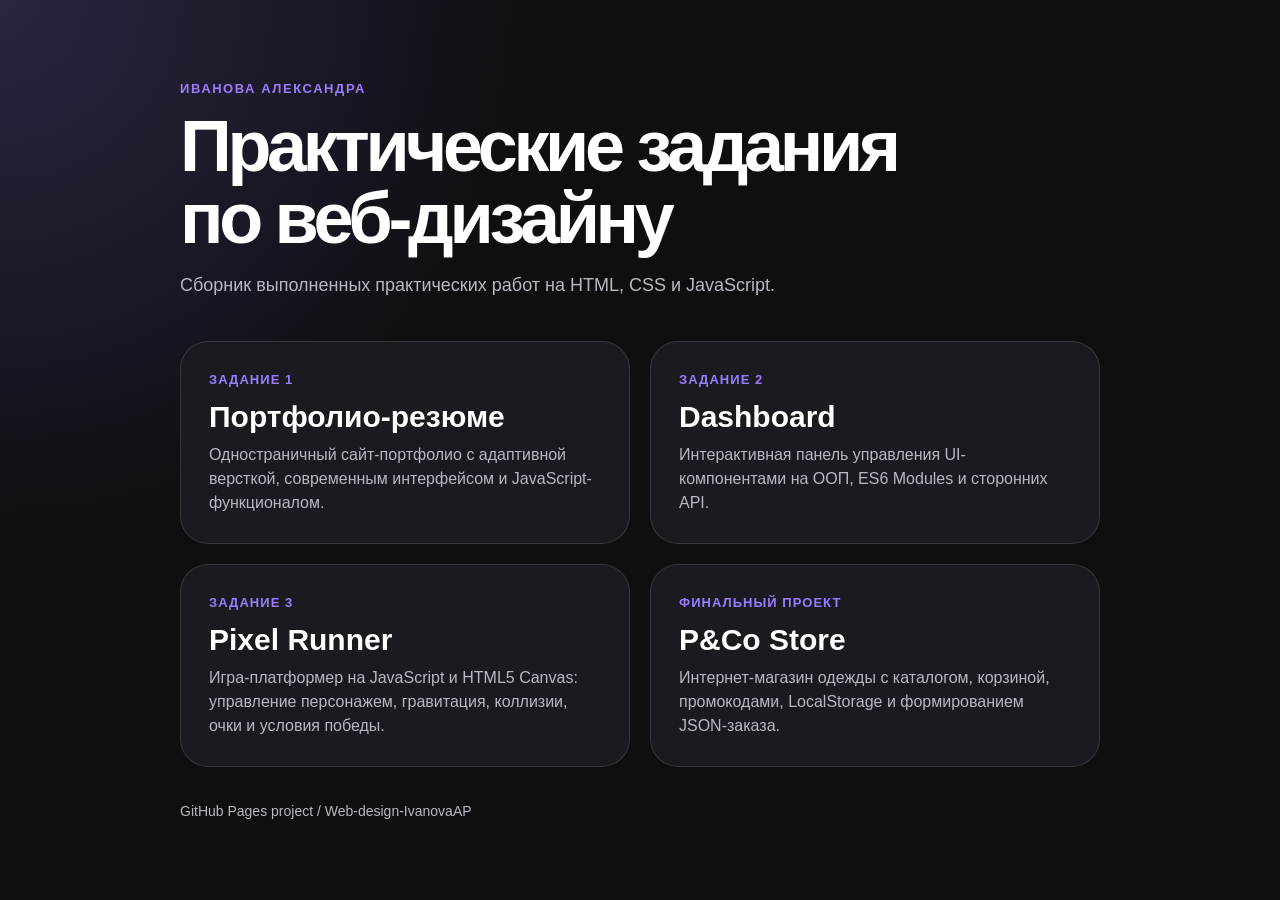
<file: index.html>
<!DOCTYPE html>
<html lang="ru">
<head>
  <meta charset="UTF-8">
  <meta name="viewport" content="width=device-width, initial-scale=1.0">
  <title>Практические задания по веб-дизайну</title>

  <style>
    :root {
      --bg: #0f0f12;
      --card: #1a1a20;
      --text: #ffffff;
      --muted: #b8b8c3;
      --accent: #9b7cff;
      --border: rgba(255, 255, 255, 0.12);
    }

    * {
      box-sizing: border-box;
      margin: 0;
      padding: 0;
    }

    body {
      min-height: 100vh;
      font-family: Arial, sans-serif;
      color: var(--text);
      background:
        radial-gradient(circle at top left, rgba(155, 124, 255, 0.2), transparent 34%),
        var(--bg);
      display: flex;
      align-items: center;
      justify-content: center;
      padding: 32px 0;
    }

    .page {
      width: min(100% - 40px, 920px);
    }

    .eyebrow {
      margin-bottom: 14px;
      color: var(--accent);
      font-size: 13px;
      font-weight: 700;
      text-transform: uppercase;
      letter-spacing: 0.12em;
    }

    h1 {
      max-width: 780px;
      margin-bottom: 18px;
      font-size: clamp(38px, 8vw, 72px);
      line-height: 1;
      letter-spacing: -0.06em;
    }

    .lead {
      max-width: 620px;
      color: var(--muted);
      font-size: 18px;
      line-height: 1.5;
    }

    .cards {
      display: grid;
      gap: 20px;
      margin-top: 42px;
    }

    .card {
      padding: 28px;
      border: 1px solid var(--border);
      border-radius: 28px;
      background: var(--card);
      text-decoration: none;
      color: var(--text);
      transition: 0.2s ease;
    }

    .card:hover {
      transform: translateY(-4px);
      border-color: var(--accent);
    }

    .card span {
      color: var(--accent);
      font-weight: 700;
      text-transform: uppercase;
      font-size: 13px;
      letter-spacing: 0.08em;
    }

    .card h2 {
      margin: 12px 0 10px;
      font-size: 30px;
      line-height: 1.1;
    }

    .card p {
      margin: 0;
      color: var(--muted);
      font-size: 16px;
      line-height: 1.5;
    }

    .footer {
      margin-top: 36px;
      color: var(--muted);
      font-size: 14px;
    }

    @media (min-width: 768px) {
      .cards {
        grid-template-columns: repeat(2, 1fr);
      }
    }
  </style>
</head>

<body>
  <main class="page">
    <p class="eyebrow">Иванова Александра</p>
    <h1>Практические задания по веб-дизайну</h1>
    <p class="lead">
      Сборник выполненных практических работ на HTML, CSS и JavaScript.
    </p>

    <div class="cards">
      <a class="card" href="1/">
        <span>Задание 1</span>
        <h2>Портфолио-резюме</h2>
        <p>
          Одностраничный сайт-портфолио с адаптивной версткой, современным интерфейсом и JavaScript-функционалом.
        </p>
      </a>

      <a class="card" href="2/">
        <span>Задание 2</span>
        <h2>Dashboard</h2>
        <p>
          Интерактивная панель управления UI-компонентами на ООП, ES6 Modules и сторонних API.
        </p>
      </a>

      <a class="card" href="./3/">
        <span>Задание 3</span>
        <h2>Pixel Runner</h2>
        <p>
          Игра-платформер на JavaScript и HTML5 Canvas: управление персонажем, гравитация, коллизии, очки и условия победы.
        </p>
      </a>

      <a class="card" href="./final/">
        <span>Финальный проект</span>
        <h2>P&Co Store</h2>
        <p>
          Интернет-магазин одежды с каталогом, корзиной, промокодами, LocalStorage и формированием JSON-заказа.
        </p>
      </a>

    </div>

    <p class="footer">
      GitHub Pages project / Web-design-IvanovaAP
    </p>
  </main>
</body>
</html>
</file>
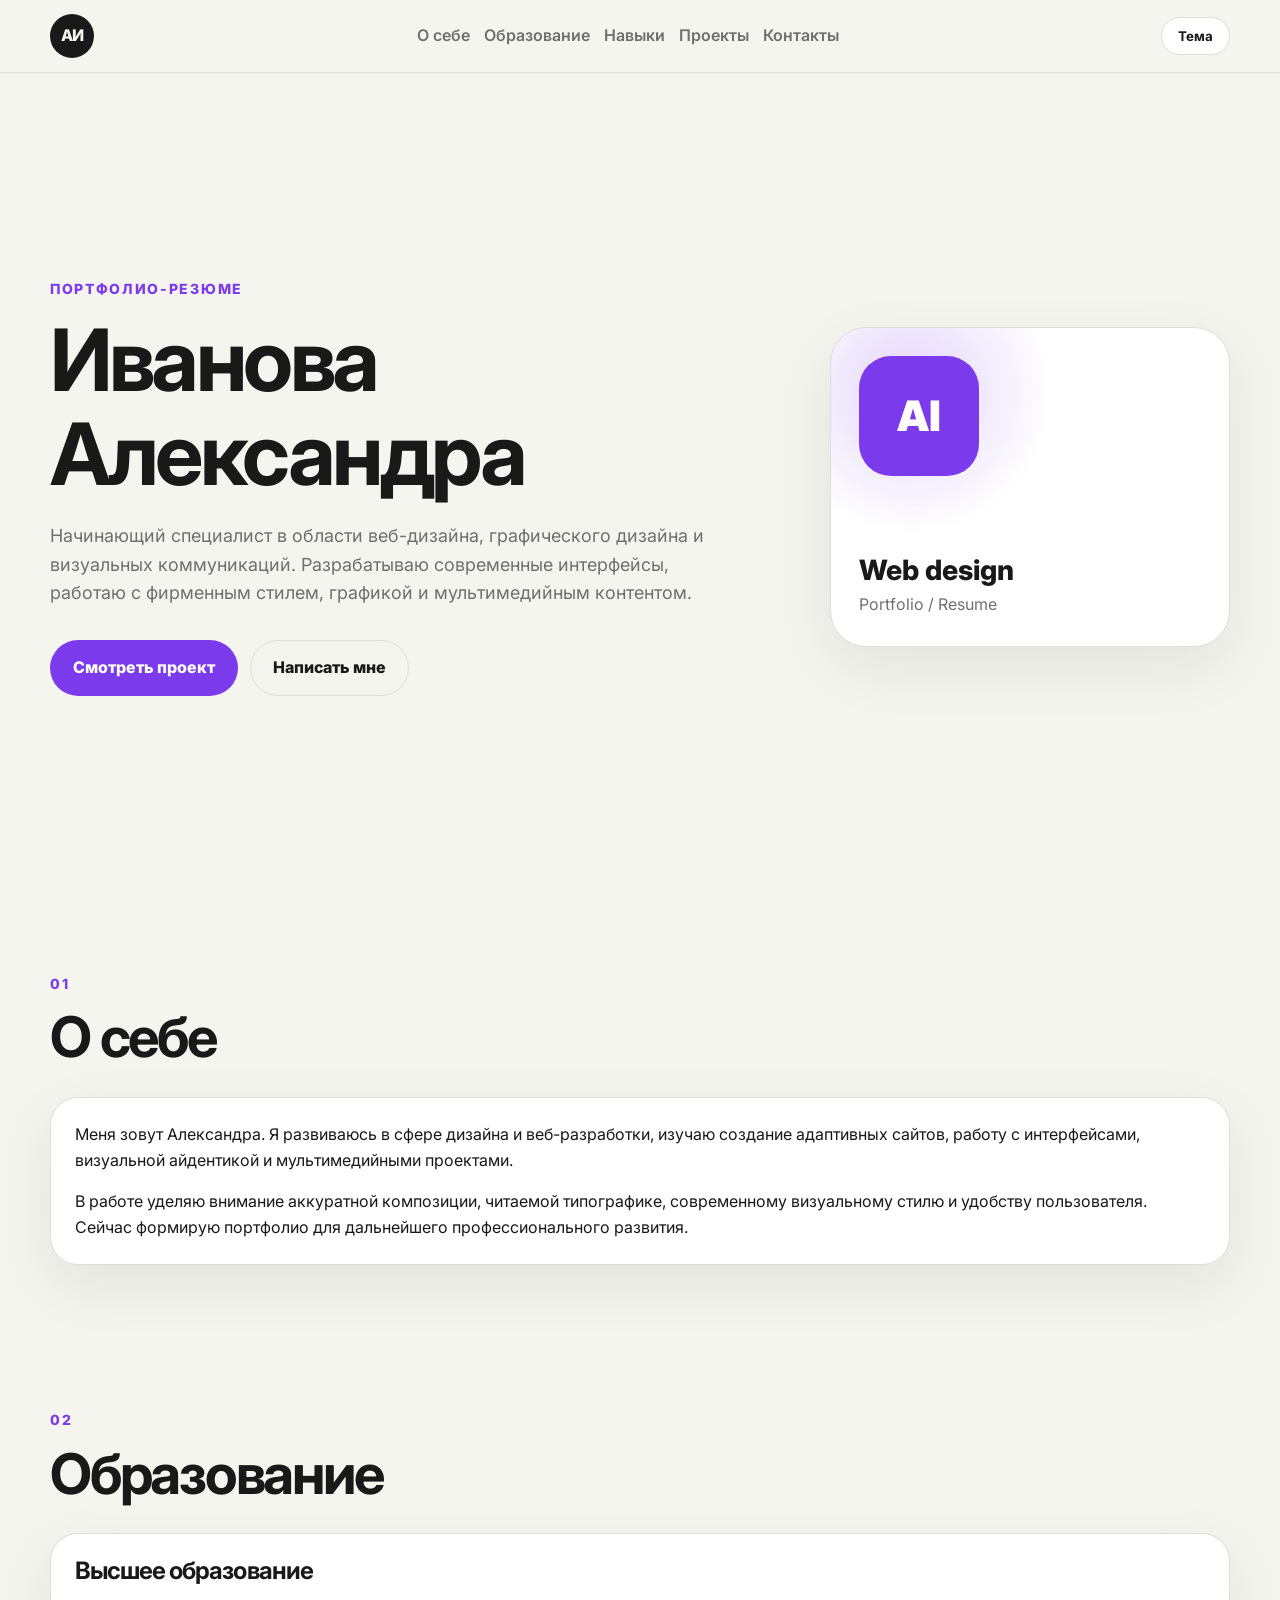
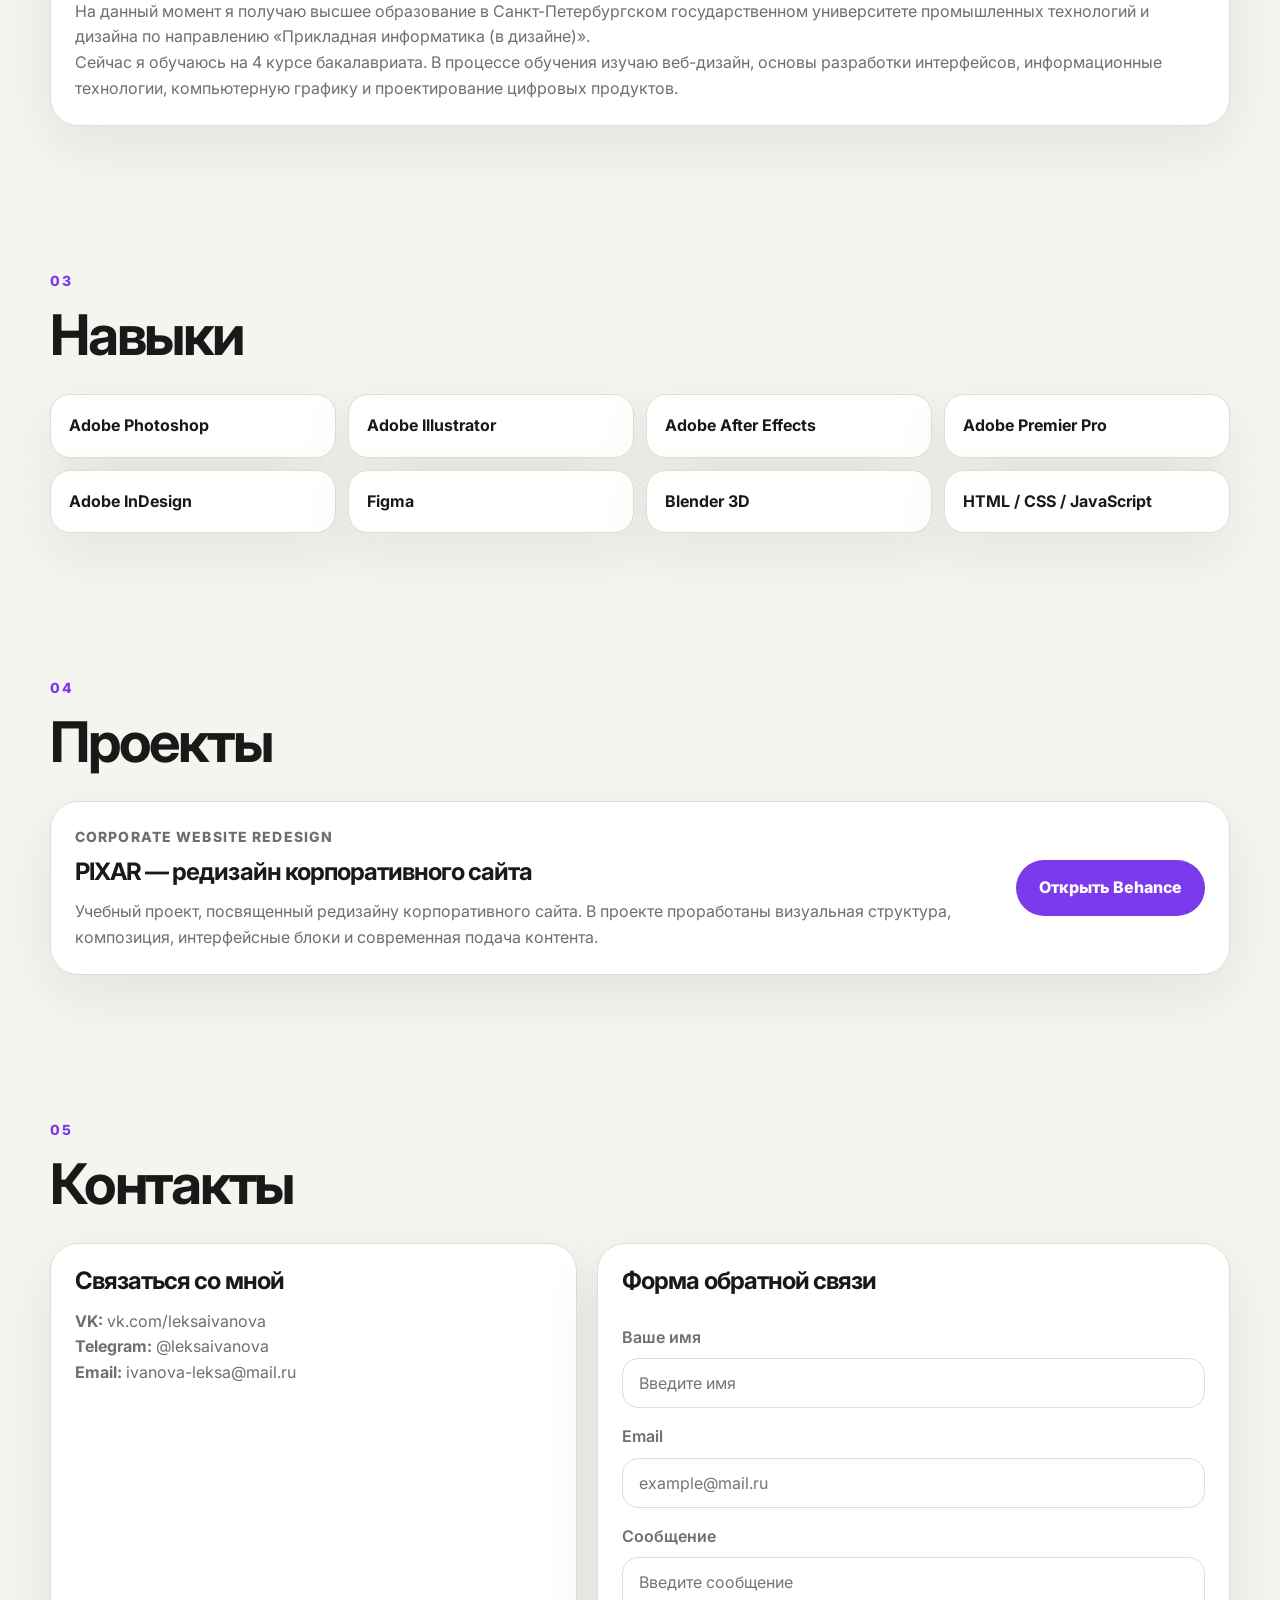
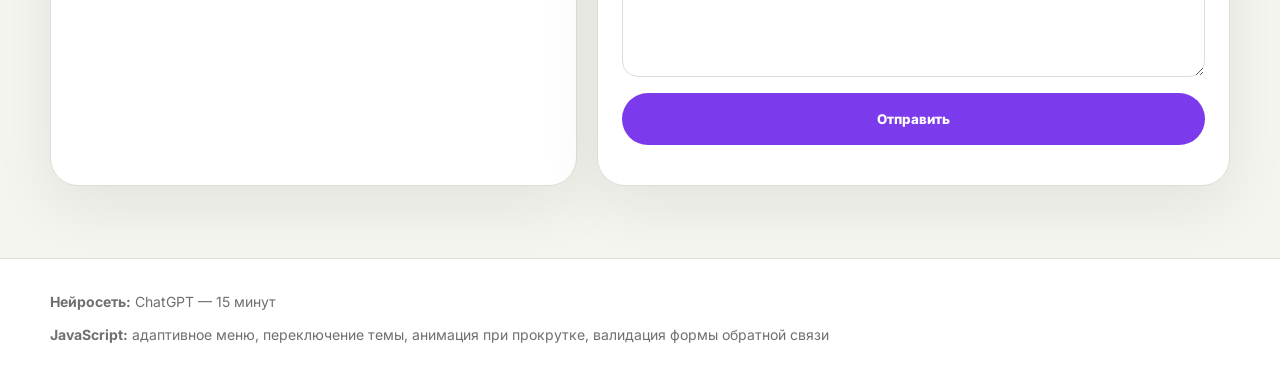
<file: 1/index.html>
<!DOCTYPE html>
<html lang="ru">
<head>
  <meta charset="UTF-8">
  <meta name="viewport" content="width=device-width, initial-scale=1.0">
  <title>Портфолио-резюме | Иванова Александра</title>
  <link rel="preconnect" href="https://fonts.googleapis.com">
  <link rel="preconnect" href="https://fonts.gstatic.com" crossorigin>
  <link href="https://fonts.googleapis.com/css2?family=Inter:wght@400;500;600;700;800&display=swap" rel="stylesheet">
  <link rel="stylesheet" href="css/style.css">
</head>

<body>
  <header class="header">
    <div class="container header__inner">
      <a class="logo" href="#hero">АИ</a>

      <button class="burger" type="button" aria-label="Открыть меню">
        <span></span>
        <span></span>
      </button>

      <nav class="nav">
        <a href="#about">О себе</a>
        <a href="#education">Образование</a>
        <a href="#skills">Навыки</a>
        <a href="#projects">Проекты</a>
        <a href="#contacts">Контакты</a>
      </nav>

      <button class="theme-toggle" type="button">Тема</button>
    </div>
  </header>

  <main>
    <section class="hero section" id="hero">
      <div class="container hero__inner">
        <div class="hero__content">
          <p class="eyebrow">Портфолио-резюме</p>
          <h1>Иванова Александра</h1>
          <p class="hero__text">
            Начинающий специалист в области веб-дизайна, графического дизайна и визуальных коммуникаций.
            Разрабатываю современные интерфейсы, работаю с фирменным стилем, графикой и мультимедийным контентом.
          </p>

          <div class="hero__actions">
            <a class="btn btn--primary" href="#projects">Смотреть проект</a>
            <a class="btn btn--secondary" href="mailto:ivanova-leksa@mail.ru">Написать мне</a>
          </div>
        </div>

        <div class="hero__card">
          <div class="hero__avatar">AI</div>
          <p>Web design</p>
          <span>Portfolio / Resume</span>
        </div>
      </div>
    </section>

    <section class="section reveal" id="about">
      <div class="container">
        <div class="section-heading">
          <p class="eyebrow">01</p>
          <h2>О себе</h2>
        </div>

        <div class="about">
          <p>
            Меня зовут Александра. Я развиваюсь в сфере дизайна и веб-разработки, изучаю создание
            адаптивных сайтов, работу с интерфейсами, визуальной айдентикой и мультимедийными проектами.
          </p>

          <p>
            В работе уделяю внимание аккуратной композиции, читаемой типографике, современному визуальному стилю
            и удобству пользователя. Сейчас формирую портфолио для дальнейшего профессионального развития.
          </p>
        </div>
      </div>
    </section>

    <section class="section reveal" id="education">
    <div class="container">
        <div class="section-heading">
        <p class="eyebrow">02</p>
        <h2>Образование</h2>
        </div>

        <div class="info-card">
        <h3>Высшее образование</h3>
        <p>
            На данный момент я получаю высшее образование в Санкт-Петербургском государственном университете
            промышленных технологий и дизайна по направлению «Прикладная информатика (в дизайне)».
        </p>
        <p>
            Сейчас я обучаюсь на 4 курсе бакалавриата. В процессе обучения изучаю веб-дизайн,
            основы разработки интерфейсов, информационные технологии, компьютерную графику
            и проектирование цифровых продуктов.
        </p>
        </div>
    </div>
    </section>

    <section class="section reveal" id="skills">
      <div class="container">
        <div class="section-heading">
          <p class="eyebrow">03</p>
          <h2>Навыки</h2>
        </div>

        <div class="skills-grid">
          <div class="skill-card">Adobe Photoshop</div>
          <div class="skill-card">Adobe Illustrator</div>
          <div class="skill-card">Adobe After Effects</div>
          <div class="skill-card">Adobe Premier Pro</div>
          <div class="skill-card">Adobe InDesign</div>
          <div class="skill-card">Figma</div>
          <div class="skill-card">Blender 3D</div>
          <div class="skill-card">HTML / CSS / JavaScript</div>
        </div>
      </div>
    </section>

    <section class="section reveal" id="projects">
      <div class="container">
        <div class="section-heading">
          <p class="eyebrow">04</p>
          <h2>Проекты</h2>
        </div>

        <article class="project-card">
          <div>
            <p class="project-card__tag">Corporate website redesign</p>
            <h3>PIXAR — редизайн корпоративного сайта</h3>
            <p>
              Учебный проект, посвященный редизайну корпоративного сайта. В проекте проработаны визуальная структура,
              композиция, интерфейсные блоки и современная подача контента.
            </p>
          </div>

          <a class="btn btn--primary" href="https://www.behance.net/gallery/230423649/PIXAR-Corporate-website-redesign?platform=direct" target="_blank">
            Открыть Behance
          </a>
        </article>
      </div>
    </section>

    <section class="section reveal" id="contacts">
      <div class="container">
        <div class="section-heading">
          <p class="eyebrow">05</p>
          <h2>Контакты</h2>
        </div>

        <div class="contacts-grid">
          <div class="info-card">
            <h3>Связаться со мной</h3>
            <p><strong>VK:</strong> vk.com/leksaivanova</p>
            <p><strong>Telegram:</strong> @leksaivanova</p>
            <p><strong>Email:</strong> <a href="mailto:ivanova-leksa@mail.ru">ivanova-leksa@mail.ru</a></p>
          </div>

          <form class="contact-form" id="contactForm">
            <h3>Форма обратной связи</h3>

            <label>
              Ваше имя
              <input type="text" id="nameInput" placeholder="Введите имя">
            </label>
            

            <label>
              Email
              <input type="email" id="emailInput" placeholder="example@mail.ru">
            </label>

            <label>
              Сообщение
              <textarea id="messageInput" placeholder="Введите сообщение"></textarea>
            </label>

            <button class="btn btn--primary" type="submit">Отправить</button>
            <p class="form-message" id="formMessage"></p>
          </form>
        </div>
      </div>
    </section>
  </main>

  <footer class="footer">
    <div class="container footer__inner">
      <p><strong>Нейросеть:</strong> ChatGPT — 15 минут</p>
      <p><strong>JavaScript:</strong> адаптивное меню, переключение темы, анимация при прокрутке, валидация формы обратной связи</p>
    </div>
  </footer>

  <script src="js/script.js"></script>
</body>
</html>
</file>
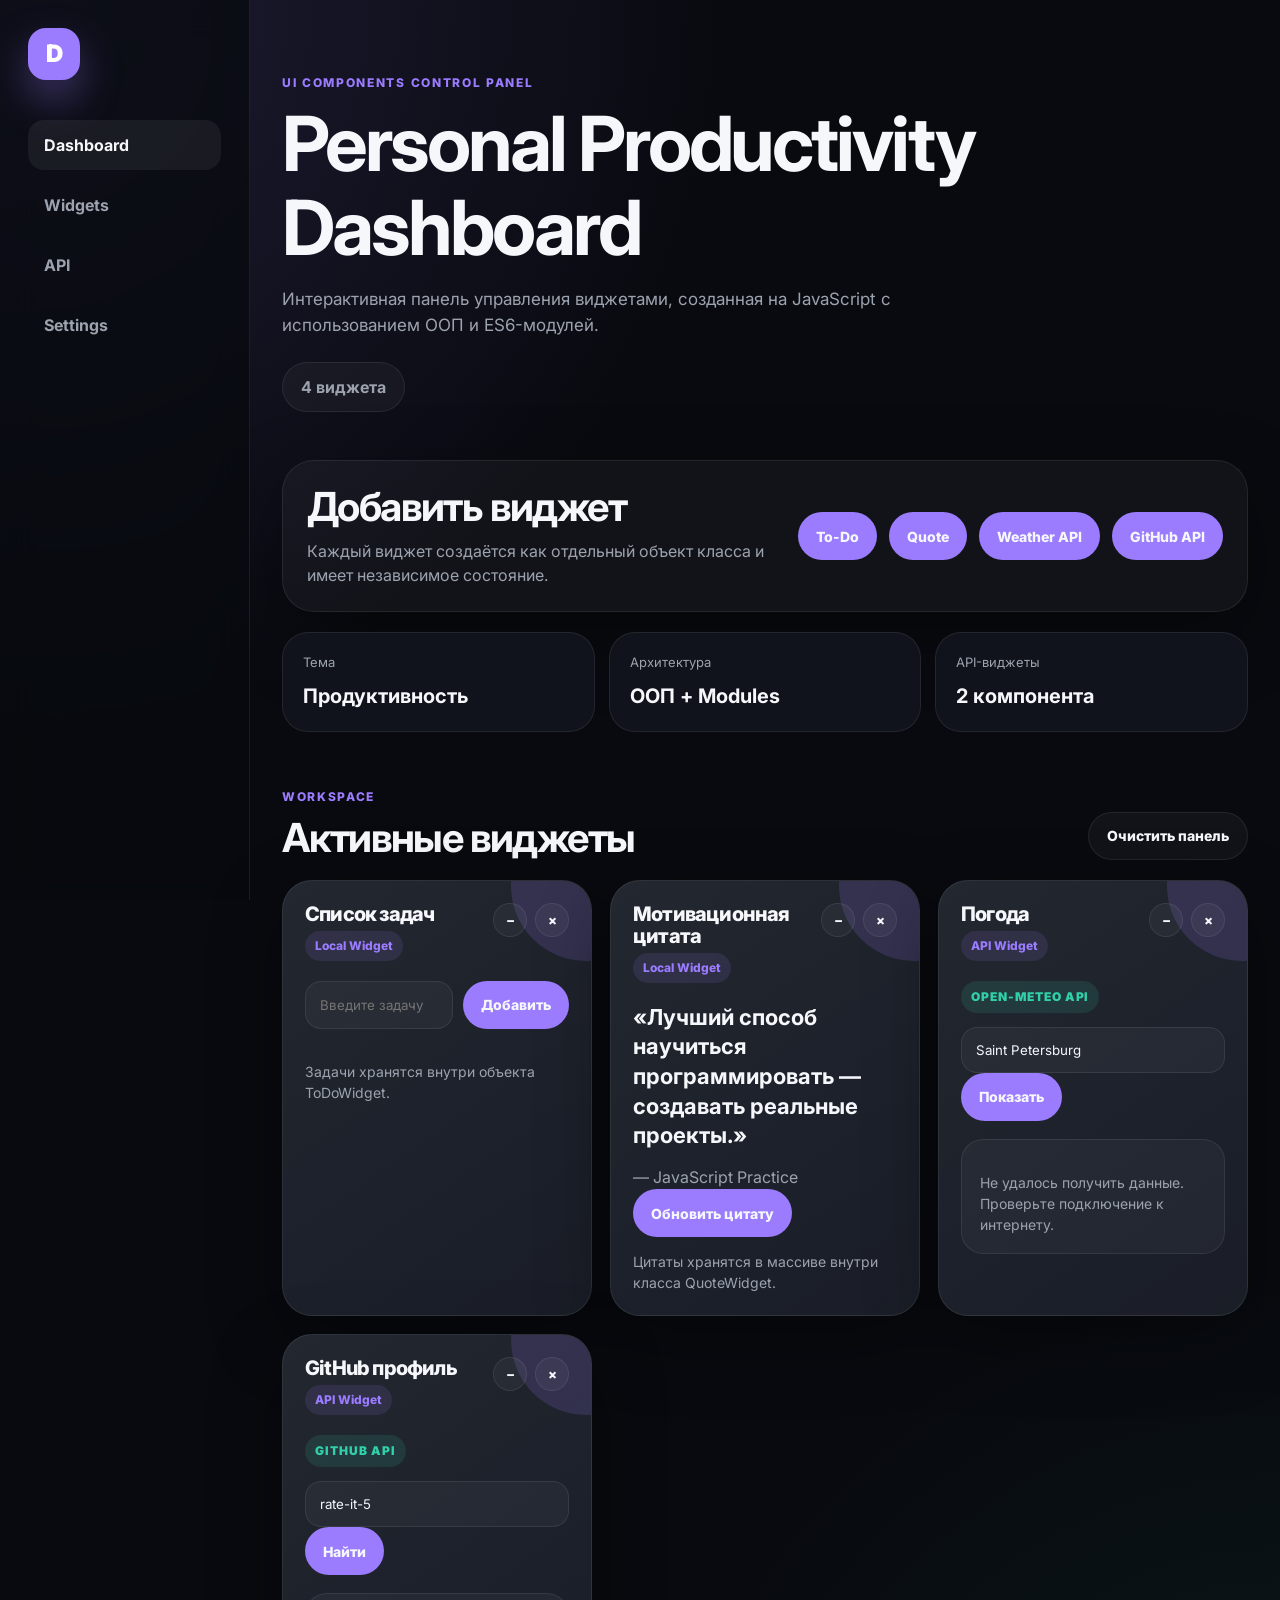
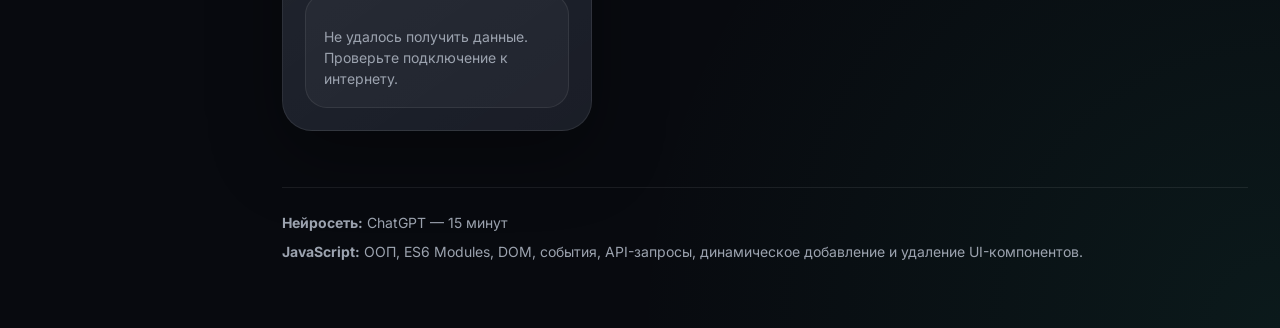
<file: 2/index.html>
<!DOCTYPE html>
<html lang="ru">
<head>
  <meta charset="UTF-8">
  <meta name="viewport" content="width=device-width, initial-scale=1.0">

  <title>Personal Productivity Dashboard</title>

  <link rel="preconnect" href="https://fonts.googleapis.com">
  <link rel="preconnect" href="https://fonts.gstatic.com" crossorigin>
  <link href="https://fonts.googleapis.com/css2?family=Inter:wght@400;500;600;700;800&display=swap" rel="stylesheet">

  <link rel="stylesheet" href="styles/main.css">
  <link rel="stylesheet" href="styles/components.css">
</head>

<body>
  <div class="app">
    <aside class="sidebar">
      <div class="sidebar__logo">
        <span>D</span>
      </div>

      <nav class="sidebar__nav">
        <a href="#" class="sidebar__link sidebar__link--active">Dashboard</a>
        <a href="#" class="sidebar__link">Widgets</a>
        <a href="#" class="sidebar__link">API</a>
        <a href="#" class="sidebar__link">Settings</a>
      </nav>
    </aside>

    <div class="page">
      <header class="header">
        <div>
          <p class="eyebrow">UI Components Control Panel</p>
          <h1>Personal Productivity Dashboard</h1>
          <p class="header__text">
            Интерактивная панель управления виджетами, созданная на JavaScript с использованием ООП и ES6-модулей.
          </p>
        </div>

        <div class="header__info">
          <span id="widgetCounter">0 виджетов</span>
        </div>
      </header>

      <main>
        <section class="toolbar">
          <div>
            <h2>Добавить виджет</h2>
            <p>
              Каждый виджет создаётся как отдельный объект класса и имеет независимое состояние.
            </p>
          </div>

          <div class="toolbar__actions">
            <button class="btn btn--primary" id="addTodoBtn" type="button">
              To-Do
            </button>

            <button class="btn btn--primary" id="addQuoteBtn" type="button">
              Quote
            </button>

            <button class="btn btn--primary" id="addWeatherBtn" type="button">
              Weather API
            </button>

            <button class="btn btn--primary" id="addGithubBtn" type="button">
              GitHub API
            </button>
          </div>
        </section>

        <section class="summary">
          <div class="summary-card">
            <span>Тема</span>
            <strong>Продуктивность</strong>
          </div>

          <div class="summary-card">
            <span>Архитектура</span>
            <strong>ООП + Modules</strong>
          </div>

          <div class="summary-card">
            <span>API-виджеты</span>
            <strong>2 компонента</strong>
          </div>
        </section>

        <section class="dashboard-section">
          <div class="section-heading">
            <div>
              <p class="eyebrow">Workspace</p>
              <h2>Активные виджеты</h2>
            </div>

            <button class="btn btn--secondary" id="clearDashboardBtn" type="button">
              Очистить панель
            </button>
          </div>

          <div class="dashboard-grid" id="dashboardGrid">
            <div class="empty-state" id="emptyState">
              <h3>Панель пока пустая</h3>
              <p>
                Добавьте первый виджет с помощью кнопок выше. Виджеты можно сворачивать и удалять.
              </p>
            </div>
          </div>
        </section>
      </main>

      <footer class="footer">
        <p>
          <strong>Нейросеть:</strong> ChatGPT — 15 минут
        </p>
        <p>
          <strong>JavaScript:</strong> ООП, ES6 Modules, DOM, события, API-запросы, динамическое добавление и удаление UI-компонентов.
        </p>
      </footer>
    </div>
  </div>

  <script type="module" src="main.js"></script>
</body>
</html>
</file>
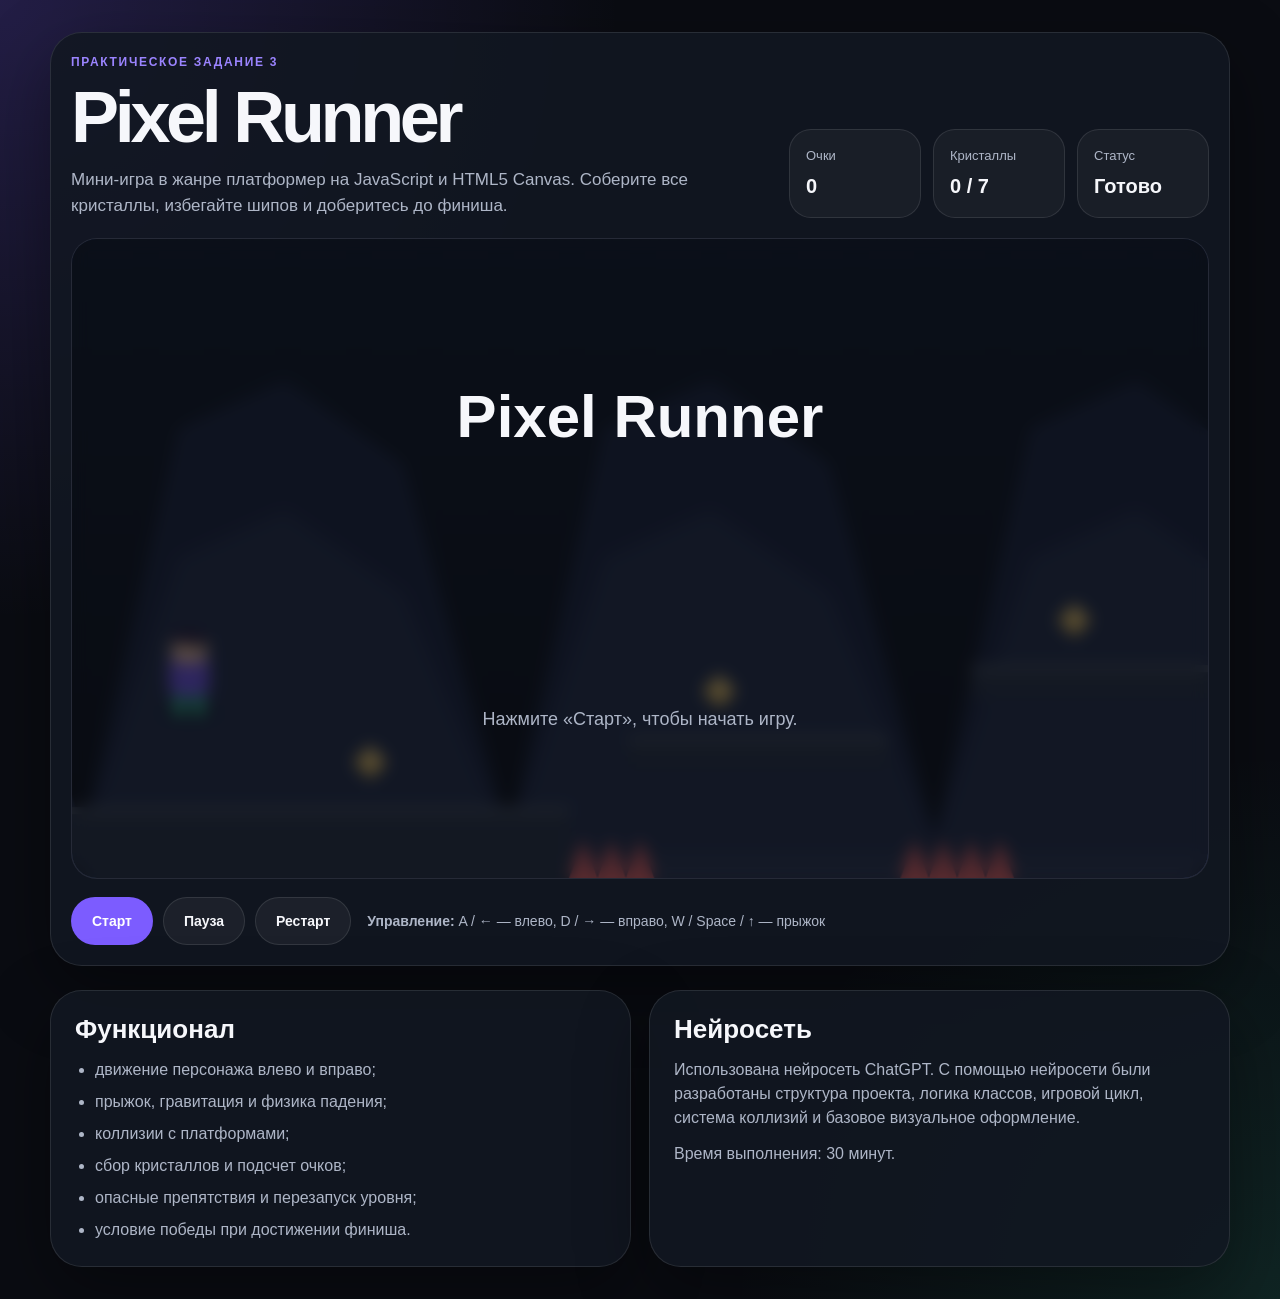
<file: 3/index.html>
<!DOCTYPE html>
<html lang="ru">
<head>
  <meta charset="UTF-8">
  <meta name="viewport" content="width=device-width, initial-scale=1.0">

  <title>Pixel Runner | JavaScript Platformer</title>

  <link rel="stylesheet" href="css/style.css">
</head>

<body>
  <main class="game-page">
    <section class="game-panel">
      <div class="game-header">
        <div>
          <p class="eyebrow">Практическое задание 3</p>
          <h1>Pixel Runner</h1>
          <p class="description">
            Мини-игра в жанре платформер на JavaScript и HTML5 Canvas.
            Соберите все кристаллы, избегайте шипов и доберитесь до финиша.
          </p>
        </div>

        <div class="game-stats">
          <div>
            <span>Очки</span>
            <strong id="scoreValue">0</strong>
          </div>

          <div>
            <span>Кристаллы</span>
            <strong id="coinsValue">0 / 0</strong>
          </div>

          <div>
            <span>Статус</span>
            <strong id="statusValue">Готово</strong>
          </div>
        </div>
      </div>

      <div class="canvas-wrapper">
        <canvas id="gameCanvas" width="960" height="540"></canvas>

        <div class="game-message" id="gameMessage">
          <h2>Pixel Runner</h2>
          <p>Нажмите «Старт», чтобы начать игру.</p>
        </div>
      </div>

      <div class="controls">
        <div class="controls__buttons">
          <button class="btn btn--primary" id="startBtn" type="button">Старт</button>
          <button class="btn" id="pauseBtn" type="button">Пауза</button>
          <button class="btn" id="restartBtn" type="button">Рестарт</button>
        </div>

        <div class="controls__help">
          <p><strong>Управление:</strong> A / ← — влево, D / → — вправо, W / Space / ↑ — прыжок</p>
        </div>
      </div>
    </section>

    <section class="info-panel">
      <div class="info-card">
        <h2>Функционал</h2>
        <ul>
          <li>движение персонажа влево и вправо;</li>
          <li>прыжок, гравитация и физика падения;</li>
          <li>коллизии с платформами;</li>
          <li>сбор кристаллов и подсчет очков;</li>
          <li>опасные препятствия и перезапуск уровня;</li>
          <li>условие победы при достижении финиша.</li>
        </ul>
      </div>

      <div class="info-card">
        <h2>Нейросеть</h2>
        <p>
          Использована нейросеть ChatGPT. С помощью нейросети были разработаны структура проекта,
          логика классов, игровой цикл, система коллизий и базовое визуальное оформление.
        </p>
        <p>
          Время выполнения: 30 минут.
        </p>
      </div>
    </section>
  </main>

  <script type="module" src="js/main.js"></script>
</body>
</html>
</file>
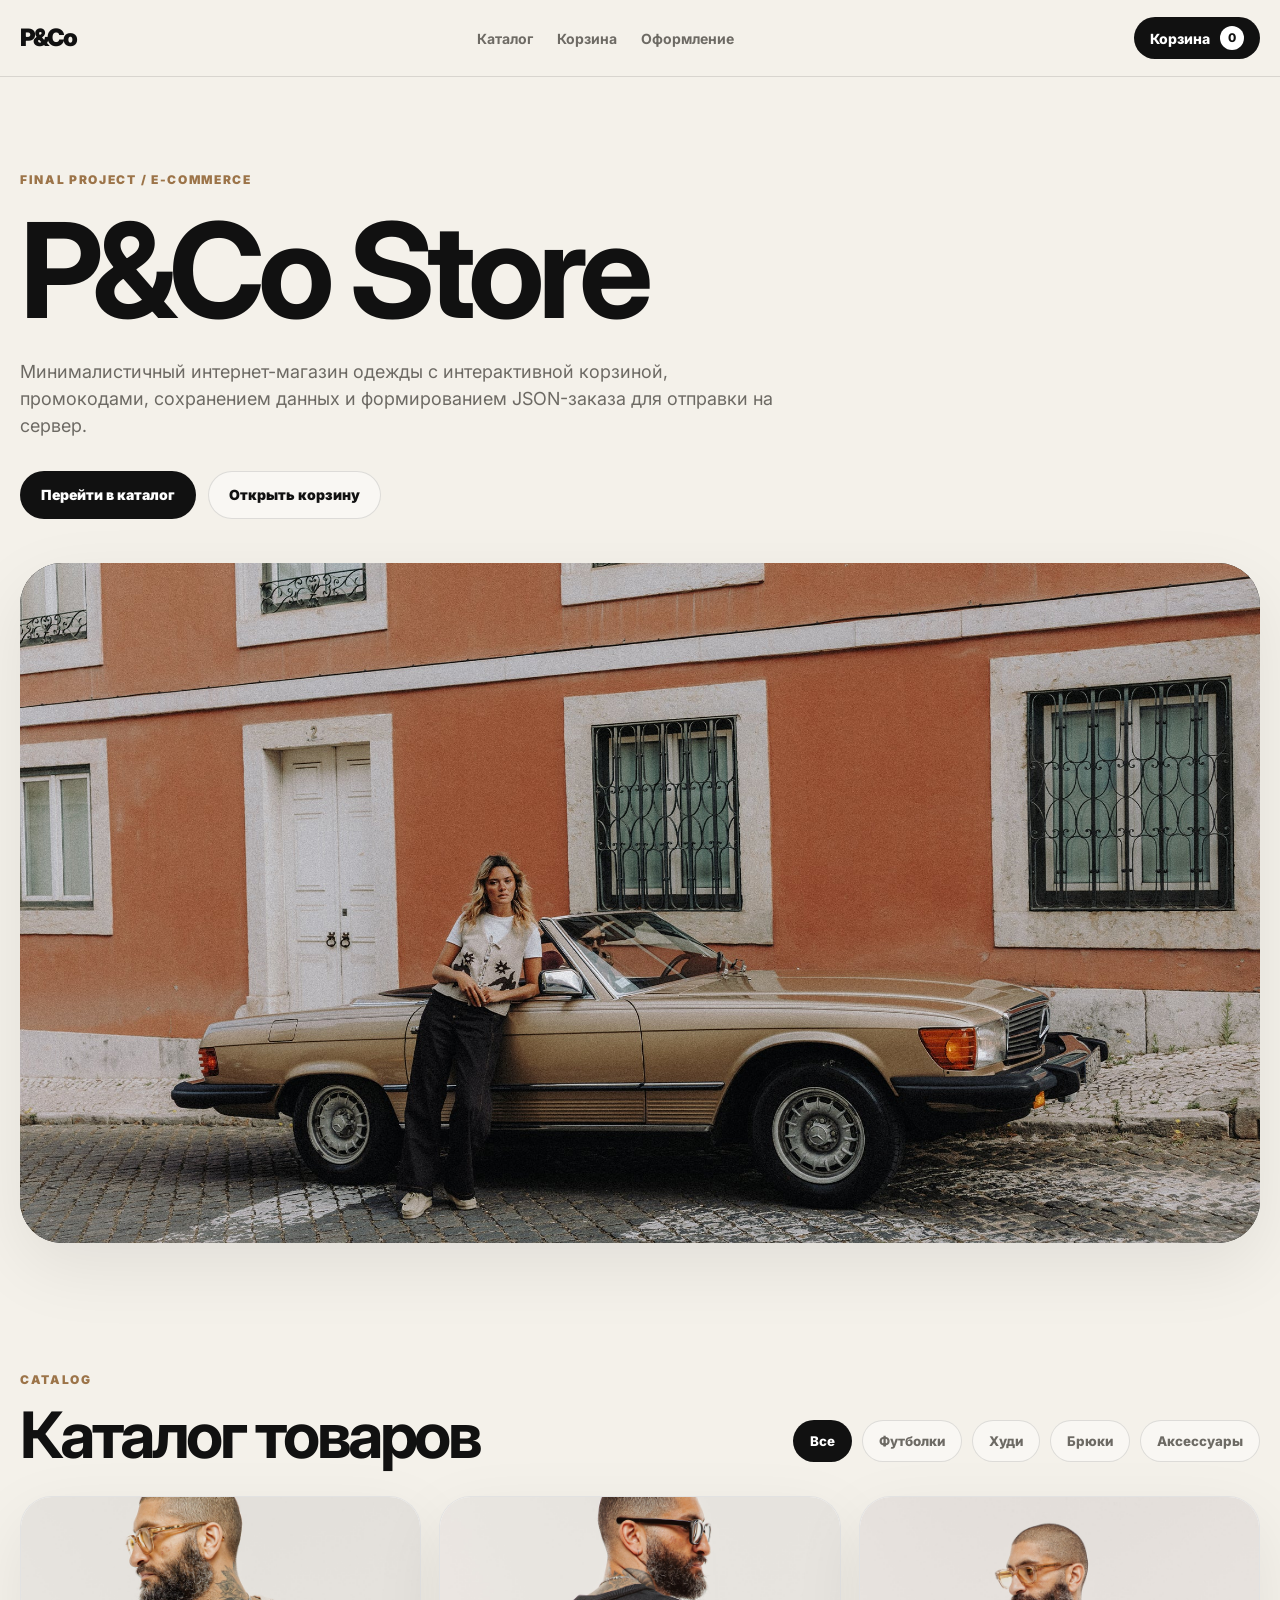
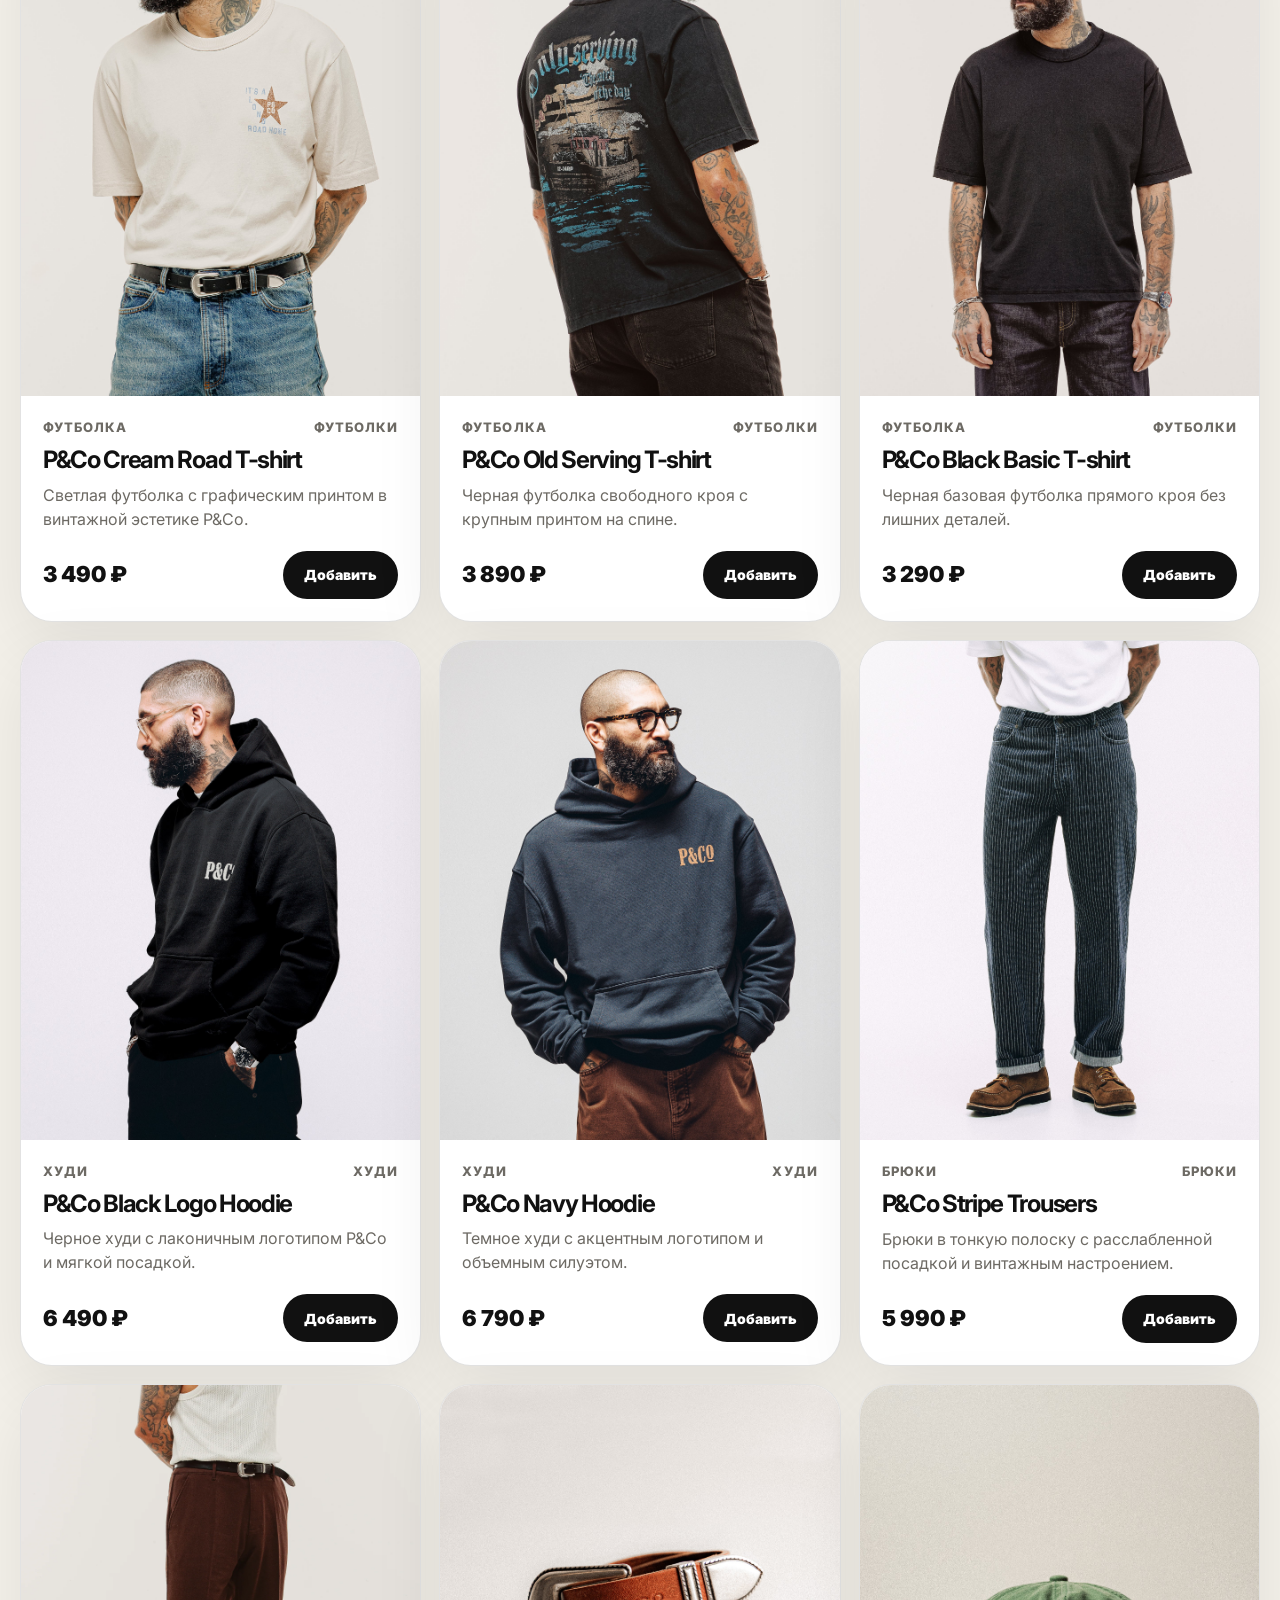
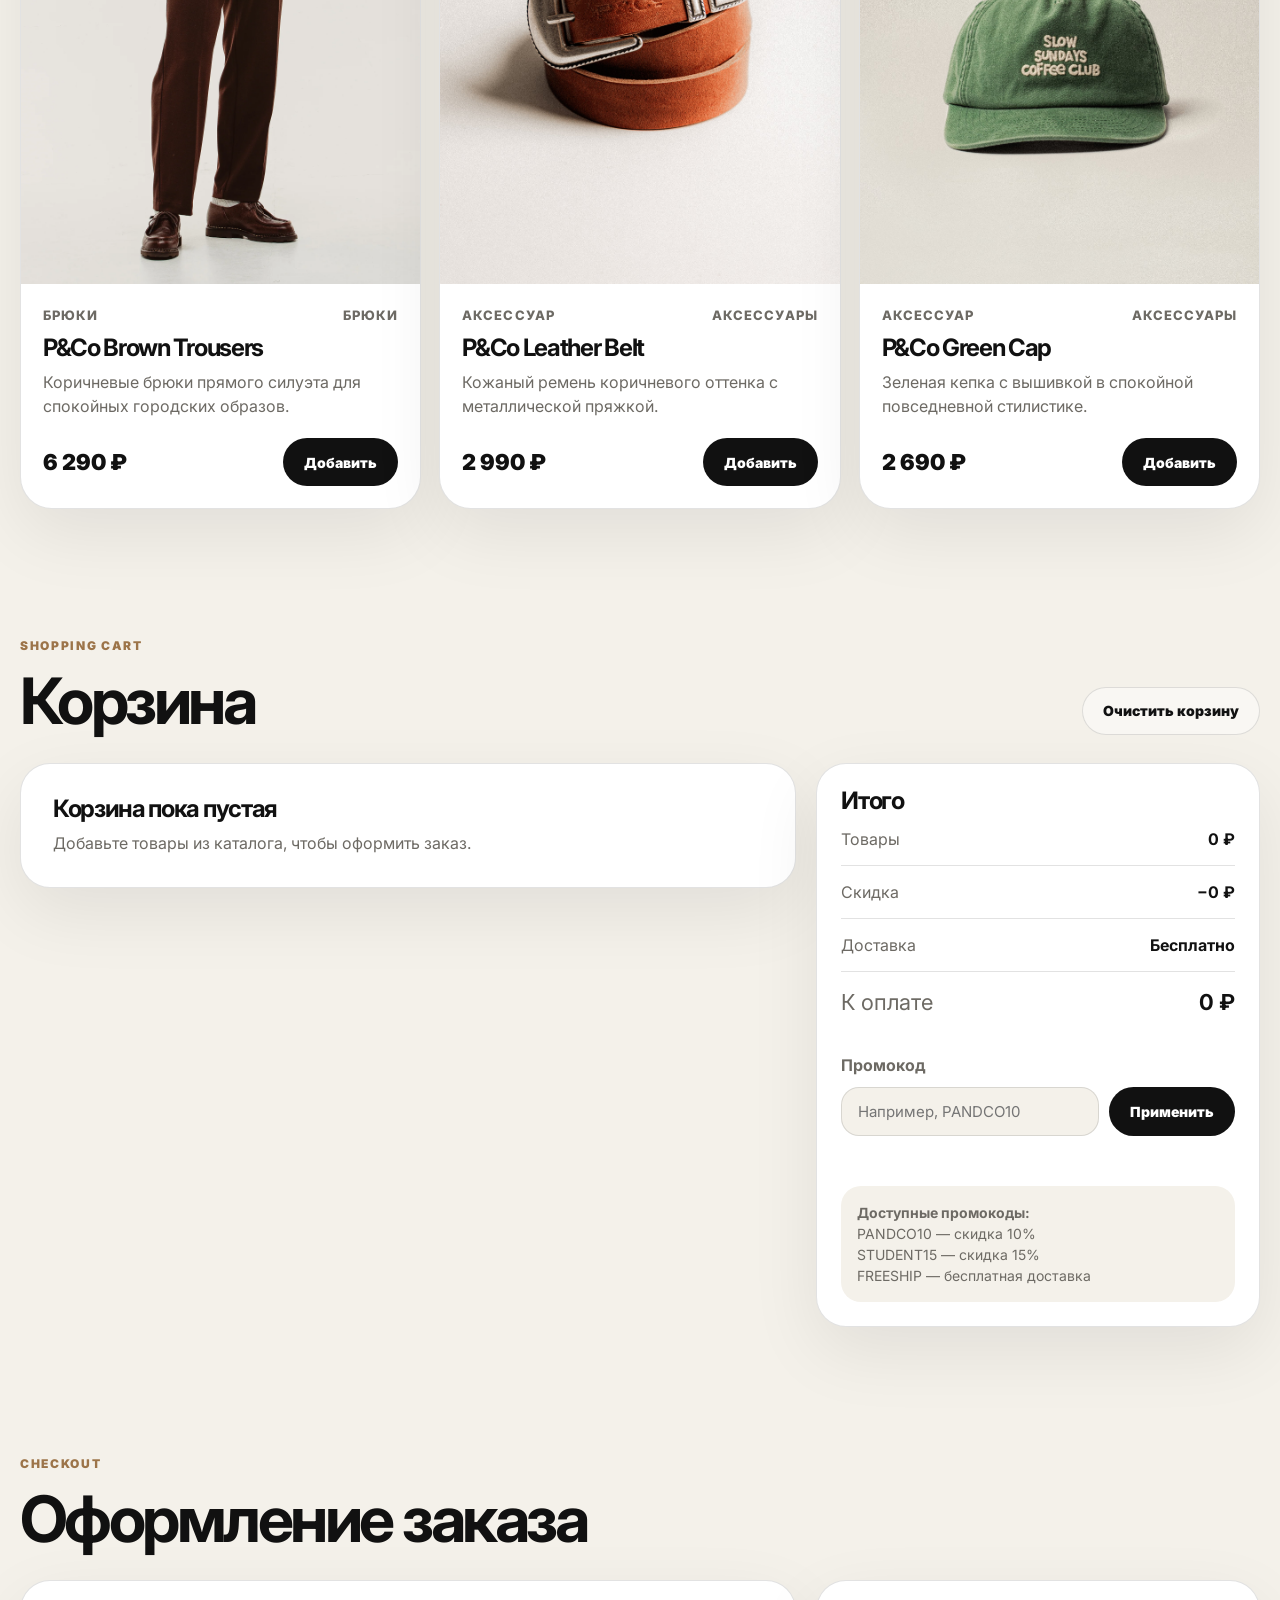
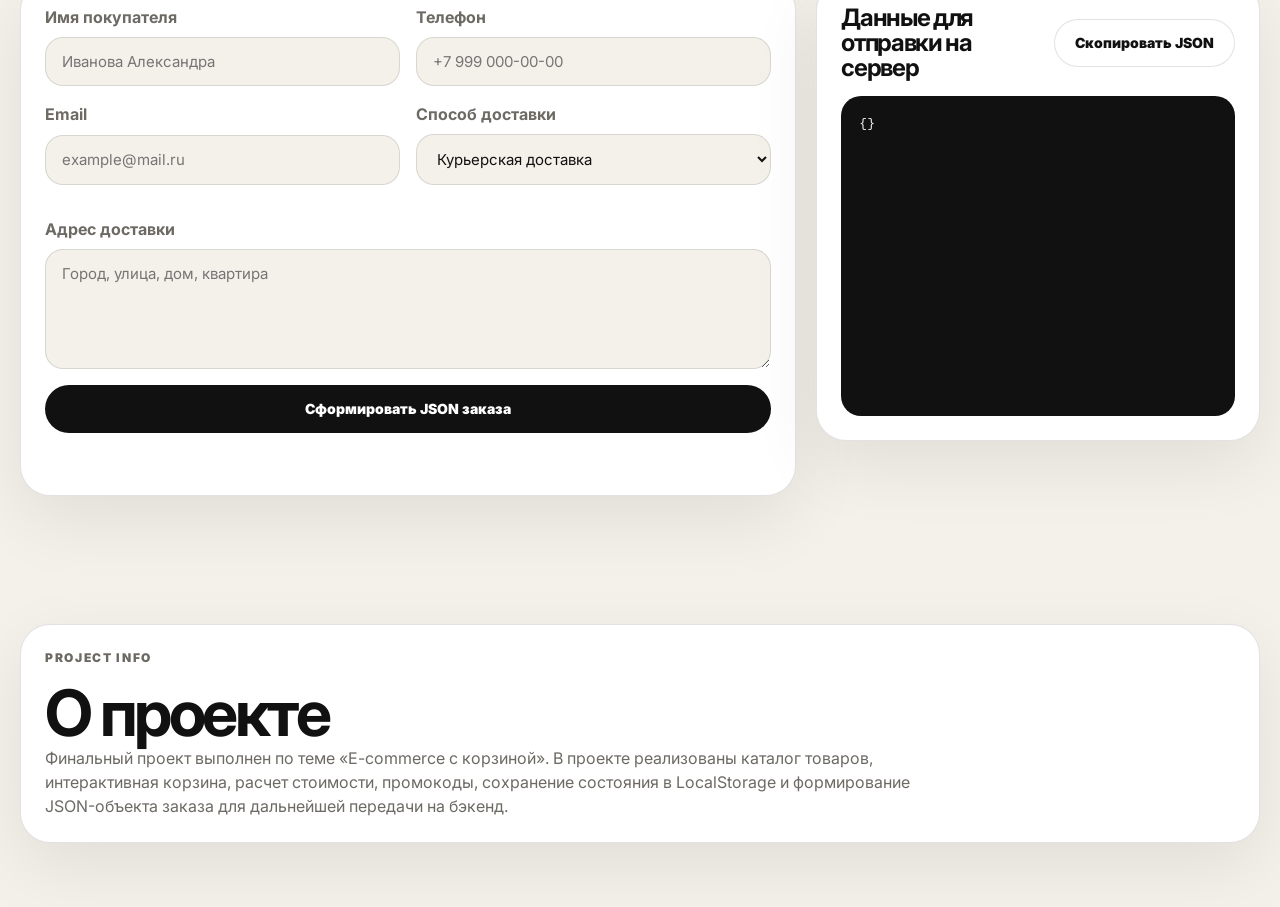
<file: final/index.html>
<!DOCTYPE html>
<html lang="ru">
<head>
  <meta charset="UTF-8">
  <meta name="viewport" content="width=device-width, initial-scale=1.0">

  <title>P&Co Store | E-commerce</title>

  <link rel="preconnect" href="https://fonts.googleapis.com">
  <link rel="preconnect" href="https://fonts.gstatic.com" crossorigin>
  <link href="https://fonts.googleapis.com/css2?family=Inter:wght@400;500;600;700;800;900&display=swap" rel="stylesheet">

  <link rel="stylesheet" href="css/style.css">
</head>

<body>
  <header class="header">
    <div class="container header__inner">
      <a class="logo" href="#top">P&Co</a>

      <nav class="nav">
        <a href="#catalog">Каталог</a>
        <a href="#cart">Корзина</a>
        <a href="#checkout">Оформление</a>
      </nav>

      <a class="cart-link" href="#cart">
        Корзина
        <span id="cartCount">0</span>
      </a>
    </div>
  </header>

  <main id="top">
    <section class="hero">
      <div class="container">
        <div class="hero__content">
          <p class="eyebrow">Final project / E-commerce</p>
          <h1>P&Co Store</h1>
          <p class="hero__text">
            Минималистичный интернет-магазин одежды с интерактивной корзиной,
            промокодами, сохранением данных и формированием JSON-заказа для отправки на сервер.
          </p>

          <div class="hero__actions">
            <a class="btn btn--dark" href="#catalog">Перейти в каталог</a>
            <a class="btn btn--light" href="#cart">Открыть корзину</a>
          </div>
        </div>

        <div class="hero__visual">
          <img class="hero__image" src="assets/images/hero.jpg" alt="Коллекция одежды P&Co">
        </div>
      </div>
    </section>

    <section class="section catalog-section" id="catalog">
      <div class="container">
        <div class="section-heading">
          <div>
            <p class="eyebrow">Catalog</p>
            <h2>Каталог товаров</h2>
          </div>

          <div class="filters" id="filters">
            <button class="filter-btn is-active" type="button" data-category="all">Все</button>
            <button class="filter-btn" type="button" data-category="tshirts">Футболки</button>
            <button class="filter-btn" type="button" data-category="hoodies">Худи</button>
            <button class="filter-btn" type="button" data-category="trousers">Брюки</button>
            <button class="filter-btn" type="button" data-category="accessories">Аксессуары</button>
          </div>
        </div>

        <div class="products-grid" id="productsGrid"></div>
      </div>
    </section>

    <section class="section cart-section" id="cart">
      <div class="container">
        <div class="section-heading">
          <div>
            <p class="eyebrow">Shopping cart</p>
            <h2>Корзина</h2>
          </div>

          <button class="btn btn--light" id="clearCartBtn" type="button">
            Очистить корзину
          </button>
        </div>

        <div class="cart-layout">
          <div class="cart-list" id="cartList">
            <div class="empty-cart">
              <h3>Корзина пока пустая</h3>
              <p>Добавьте товары из каталога, чтобы оформить заказ.</p>
            </div>
          </div>

          <aside class="cart-summary">
            <h3>Итого</h3>

            <div class="summary-row">
              <span>Товары</span>
              <strong id="subtotalValue">0 ₽</strong>
            </div>

            <div class="summary-row">
              <span>Скидка</span>
              <strong id="discountValue">0 ₽</strong>
            </div>

            <div class="summary-row">
              <span>Доставка</span>
              <strong id="deliveryValue">350 ₽</strong>
            </div>

            <div class="summary-row summary-row--total">
              <span>К оплате</span>
              <strong id="totalValue">0 ₽</strong>
            </div>

            <form class="promo-form" id="promoForm">
              <label for="promoInput">Промокод</label>
              <div>
                <input id="promoInput" type="text" placeholder="Например, PANDCO10">
                <button class="btn btn--dark" type="submit">Применить</button>
              </div>
              <p class="form-message" id="promoMessage"></p>
            </form>

            <div class="promo-hint">
              <p><strong>Доступные промокоды:</strong></p>
              <p>PANDCO10 — скидка 10%</p>
              <p>STUDENT15 — скидка 15%</p>
              <p>FREESHIP — бесплатная доставка</p>
            </div>
          </aside>
        </div>
      </div>
    </section>

    <section class="section checkout-section" id="checkout">
      <div class="container">
        <div class="section-heading">
          <div>
            <p class="eyebrow">Checkout</p>
            <h2>Оформление заказа</h2>
          </div>
        </div>

        <div class="checkout-layout">
          <form class="checkout-form" id="checkoutForm">
            <div class="form-grid">
              <label>
                Имя покупателя
                <input id="customerName" type="text" placeholder="Иванова Александра">
              </label>

              <label>
                Телефон
                <input id="customerPhone" type="tel" placeholder="+7 999 000-00-00">
              </label>

              <label>
                Email
                <input id="customerEmail" type="email" placeholder="example@mail.ru">
              </label>

              <label>
                Способ доставки
                <select id="deliveryMethod">
                  <option value="courier">Курьерская доставка</option>
                  <option value="pickup">Самовывоз</option>
                </select>
              </label>
            </div>

            <label>
              Адрес доставки
              <textarea id="customerAddress" placeholder="Город, улица, дом, квартира"></textarea>
            </label>

            <button class="btn btn--dark" type="submit">
              Сформировать JSON заказа
            </button>

            <p class="form-message" id="checkoutMessage"></p>
          </form>

          <div class="json-panel">
            <div class="json-panel__header">
              <h3>Данные для отправки на сервер</h3>
              <button class="btn btn--light" id="copyJsonBtn" type="button">
                Скопировать JSON
              </button>
            </div>

            <pre id="orderJson">{}</pre>
          </div>
        </div>
      </div>
    </section>

    <section class="section about-section">
      <div class="container">
        <div class="about-card">
          <p class="eyebrow">Project info</p>
          <h2>О проекте</h2>
          <p>
            Финальный проект выполнен по теме «E-commerce с корзиной».
            В проекте реализованы каталог товаров, интерактивная корзина,
            расчет стоимости, промокоды, сохранение состояния в LocalStorage
            и формирование JSON-объекта заказа для дальнейшей передачи на бэкенд.
          </p>
        </div>
      </div>
    </section>
  </main>

  <script type="module" src="js/main.js"></script>
</body>
</html>
</file>
<file: 1/css/style.css>
:root {
  --bg: #f5f5f0;
  --bg-secondary: #ffffff;
  --text: #191919;
  --muted: #6f6f6f;
  --accent: #7c3aed;
  --accent-dark: #5b21b6;
  --border: #deded8;
  --card: #ffffff;
  --shadow: 0 20px 60px rgba(25, 25, 25, 0.08);
}

.dark-theme {
  --bg: #111111;
  --bg-secondary: #181818;
  --text: #f4f4f4;
  --muted: #b4b4b4;
  --accent: #a78bfa;
  --accent-dark: #8b5cf6;
  --border: #303030;
  --card: #1c1c1c;
  --shadow: 0 20px 60px rgba(0, 0, 0, 0.35);
}

* {
  box-sizing: border-box;
  margin: 0;
  padding: 0;
}

html {
  scroll-behavior: smooth;
}

body {
  font-family: "Inter", Arial, sans-serif;
  color: var(--text);
  background: var(--bg);
  line-height: 1.6;
}

a {
  color: inherit;
  text-decoration: none;
}

button,
input,
textarea {
  font-family: inherit;
}

.container {
  width: min(100% - 32px, 1180px);
  margin: 0 auto;
}

.header {
  position: sticky;
  top: 0;
  z-index: 10;
  background: rgba(245, 245, 240, 0.86);
  backdrop-filter: blur(18px);
  border-bottom: 1px solid var(--border);
}

.dark-theme .header {
  background: rgba(17, 17, 17, 0.86);
}

.header__inner {
  min-height: 72px;
  display: flex;
  align-items: center;
  justify-content: space-between;
  gap: 16px;
}

.logo {
  width: 44px;
  height: 44px;
  border-radius: 50%;
  display: grid;
  place-items: center;
  background: var(--text);
  color: var(--bg);
  font-weight: 800;
  letter-spacing: -0.05em;
}

.burger {
  width: 44px;
  height: 44px;
  border: 1px solid var(--border);
  border-radius: 50%;
  background: var(--card);
  display: flex;
  flex-direction: column;
  justify-content: center;
  align-items: center;
  gap: 6px;
  cursor: pointer;
}

.burger span {
  width: 18px;
  height: 2px;
  background: var(--text);
  border-radius: 10px;
}

.nav {
  position: absolute;
  top: 72px;
  left: 16px;
  right: 16px;
  padding: 20px;
  border: 1px solid var(--border);
  border-radius: 24px;
  background: var(--card);
  box-shadow: var(--shadow);
  display: none;
  flex-direction: column;
  gap: 14px;
}

.nav.is-open {
  display: flex;
}

.nav a {
  color: var(--muted);
  font-weight: 600;
}

.nav a:hover {
  color: var(--accent);
}

.theme-toggle {
  border: 1px solid var(--border);
  border-radius: 999px;
  background: var(--card);
  color: var(--text);
  padding: 10px 16px;
  font-weight: 700;
  cursor: pointer;
}

.section {
  padding: 72px 0;
}

.hero {
  min-height: calc(100vh - 72px);
  display: flex;
  align-items: center;
}

.hero__inner {
  display: grid;
  gap: 36px;
}

.eyebrow {
  color: var(--accent);
  font-size: 14px;
  font-weight: 800;
  text-transform: uppercase;
  letter-spacing: 0.12em;
  margin-bottom: 12px;
}

h1,
h2,
h3 {
  line-height: 1.1;
  letter-spacing: -0.04em;
}

h1 {
  font-size: clamp(42px, 12vw, 86px);
  max-width: 760px;
}

h2 {
  font-size: clamp(32px, 8vw, 56px);
}

h3 {
  font-size: 24px;
  margin-bottom: 14px;
}

.hero__text {
  max-width: 680px;
  margin-top: 20px;
  color: var(--muted);
  font-size: 18px;
}

.hero__actions {
  display: flex;
  flex-direction: column;
  gap: 12px;
  margin-top: 32px;
}

.btn {
  min-height: 52px;
  border-radius: 999px;
  padding: 14px 22px;
  border: 1px solid transparent;
  display: inline-flex;
  justify-content: center;
  align-items: center;
  font-weight: 800;
  cursor: pointer;
  transition: 0.2s ease;
}

.btn--primary {
  background: var(--accent);
  color: #ffffff;
}

.btn--primary:hover {
  background: var(--accent-dark);
  transform: translateY(-2px);
}

.btn--secondary {
  background: transparent;
  border-color: var(--border);
  color: var(--text);
}

.btn--secondary:hover {
  border-color: var(--accent);
  color: var(--accent);
}

.hero__card {
  min-height: 320px;
  border-radius: 36px;
  padding: 28px;
  background:
    radial-gradient(circle at 20% 20%, rgba(124, 58, 237, 0.22), transparent 35%),
    var(--card);
  border: 1px solid var(--border);
  box-shadow: var(--shadow);
  display: flex;
  flex-direction: column;
  justify-content: flex-end;
}

.hero__avatar {
  width: 120px;
  height: 120px;
  border-radius: 32px;
  display: grid;
  place-items: center;
  background: var(--accent);
  color: #ffffff;
  font-size: 42px;
  font-weight: 900;
  margin-bottom: auto;
}

.hero__card p {
  font-size: 28px;
  font-weight: 800;
}

.hero__card span {
  color: var(--muted);
}

.section-heading {
  margin-bottom: 28px;
}

.about,
.info-card,
.project-card,
.contact-form {
  background: var(--card);
  border: 1px solid var(--border);
  border-radius: 28px;
  padding: 24px;
  box-shadow: var(--shadow);
}

.about p + p {
  margin-top: 16px;
}

.info-card p,
.project-card p {
  color: var(--muted);
}

.skills-grid {
  display: grid;
  grid-template-columns: 1fr;
  gap: 12px;
}

.skill-card {
  padding: 18px;
  border-radius: 20px;
  background: var(--card);
  border: 1px solid var(--border);
  font-weight: 700;
  box-shadow: var(--shadow);
}

.project-card {
  display: grid;
  gap: 24px;
}

.project-card__tag {
  color: var(--accent);
  font-size: 14px;
  font-weight: 800;
  text-transform: uppercase;
  letter-spacing: 0.08em;
  margin-bottom: 10px;
}

.contacts-grid {
  display: grid;
  gap: 20px;
}

.contact-form {
  display: grid;
  gap: 16px;
}

.contact-form label {
  display: grid;
  gap: 8px;
  color: var(--muted);
  font-weight: 600;
}

.contact-form input,
.contact-form textarea {
  width: 100%;
  border: 1px solid var(--border);
  border-radius: 16px;
  background: var(--bg-secondary);
  color: var(--text);
  padding: 14px 16px;
  outline: none;
  font-size: 16px;
}

.contact-form textarea {
  min-height: 120px;
  resize: vertical;
}

.contact-form input:focus,
.contact-form textarea:focus {
  border-color: var(--accent);
}

.form-message {
  color: var(--accent);
  font-weight: 700;
}

.footer {
  padding: 32px 0;
  border-top: 1px solid var(--border);
  background: var(--bg-secondary);
}

.footer__inner {
  display: grid;
  gap: 10px;
  color: var(--muted);
  font-size: 14px;
}

.reveal {
  opacity: 0;
  transform: translateY(32px);
  transition: 0.7s ease;
}

.reveal.is-visible {
  opacity: 1;
  transform: translateY(0);
}

/* Планшеты */
@media (min-width: 768px) {
  .hero__actions {
    flex-direction: row;
  }

  .skills-grid {
    grid-template-columns: repeat(2, 1fr);
  }

  .contacts-grid {
    grid-template-columns: 1fr 1.2fr;
  }
}

/* Десктоп */
@media (min-width: 1024px) {
  .burger {
    display: none;
  }

  .nav {
    position: static;
    display: flex;
    flex-direction: row;
    align-items: center;
    padding: 0;
    border: 0;
    border-radius: 0;
    background: transparent;
    box-shadow: none;
  }

  .hero__inner {
    grid-template-columns: 1.3fr 0.7fr;
    align-items: center;
  }

  .skills-grid {
    grid-template-columns: repeat(4, 1fr);
  }

  .project-card {
    grid-template-columns: 1fr auto;
    align-items: center;
  }
}
</file>
<file: 2/styles/main.css>
:root {
  --bg: #080a0f;
  --surface: #10131b;
  --surface-light: #171b25;
  --card: #151923;
  --text: #f5f7fb;
  --muted: #9ca3af;
  --accent: #9b7cff;
  --accent-dark: #7c5cff;
  --green: #31d0aa;
  --red: #ff6b6b;
  --yellow: #ffd166;
  --border: rgba(255, 255, 255, 0.08);
  --shadow: 0 24px 70px rgba(0, 0, 0, 0.35);
}

* {
  box-sizing: border-box;
  margin: 0;
  padding: 0;
}

html {
  scroll-behavior: smooth;
}

body {
  min-height: 100vh;
  font-family: "Inter", Arial, sans-serif;
  color: var(--text);
  background:
    radial-gradient(circle at top left, rgba(155, 124, 255, 0.16), transparent 32%),
    radial-gradient(circle at bottom right, rgba(49, 208, 170, 0.08), transparent 28%),
    var(--bg);
  line-height: 1.5;
}

button,
input {
  font-family: inherit;
}

button {
  cursor: pointer;
}

.app {
  min-height: 100vh;
}

.sidebar {
  display: none;
}

.page {
  width: min(100% - 32px, 1240px);
  margin: 0 auto;
  padding: 28px 0;
}

.header {
  display: grid;
  gap: 24px;
  padding: 32px 0 24px;
}

.eyebrow {
  margin-bottom: 10px;
  color: var(--accent);
  font-size: 12px;
  font-weight: 800;
  letter-spacing: 0.14em;
  text-transform: uppercase;
}

h1,
h2,
h3 {
  line-height: 1.1;
  letter-spacing: -0.04em;
}

h1 {
  max-width: 800px;
  font-size: clamp(36px, 9vw, 76px);
}

h2 {
  font-size: clamp(26px, 5vw, 40px);
}

h3 {
  font-size: 22px;
}

.header__text {
  max-width: 720px;
  margin-top: 18px;
  color: var(--muted);
  font-size: 17px;
}

.header__info {
  width: fit-content;
  padding: 12px 18px;
  border: 1px solid var(--border);
  border-radius: 999px;
  background: rgba(255, 255, 255, 0.04);
  color: var(--muted);
  font-weight: 700;
}

.toolbar {
  display: grid;
  gap: 24px;
  margin-top: 24px;
  padding: 24px;
  border: 1px solid var(--border);
  border-radius: 32px;
  background: rgba(255, 255, 255, 0.04);
  box-shadow: var(--shadow);
}

.toolbar p {
  margin-top: 10px;
  color: var(--muted);
}

.toolbar__actions {
  display: grid;
  gap: 12px;
}

.btn {
  min-height: 48px;
  border: 0;
  border-radius: 999px;
  padding: 12px 18px;
  display: inline-flex;
  align-items: center;
  justify-content: center;
  color: var(--text);
  font-size: 14px;
  font-weight: 800;
  transition: 0.2s ease;
}

.btn--primary {
  background: var(--accent);
}

.btn--primary:hover {
  background: var(--accent-dark);
  transform: translateY(-2px);
}

.btn--secondary {
  border: 1px solid var(--border);
  background: rgba(255, 255, 255, 0.04);
}

.btn--secondary:hover {
  border-color: var(--accent);
  color: var(--accent);
}

.summary {
  display: grid;
  gap: 14px;
  margin-top: 20px;
}

.summary-card {
  padding: 20px;
  border: 1px solid var(--border);
  border-radius: 26px;
  background: var(--surface);
}

.summary-card span {
  display: block;
  margin-bottom: 8px;
  color: var(--muted);
  font-size: 13px;
}

.summary-card strong {
  font-size: 20px;
}

.dashboard-section {
  margin-top: 56px;
}

.section-heading {
  display: grid;
  gap: 18px;
  margin-bottom: 20px;
}

.dashboard-grid {
  display: grid;
  gap: 18px;
}

.empty-state {
  min-height: 260px;
  padding: 30px;
  border: 1px dashed rgba(255, 255, 255, 0.18);
  border-radius: 32px;
  background: rgba(255, 255, 255, 0.03);
  display: grid;
  place-items: center;
  text-align: center;
}

.empty-state p {
  max-width: 440px;
  margin-top: 10px;
  color: var(--muted);
}

.empty-state.is-hidden {
  display: none;
}

.footer {
  display: grid;
  gap: 8px;
  margin-top: 56px;
  padding: 24px 0;
  border-top: 1px solid var(--border);
  color: var(--muted);
  font-size: 14px;
}

/* Планшеты */
@media (min-width: 768px) {
  .toolbar {
    grid-template-columns: 1fr;
  }

  .toolbar__actions {
    grid-template-columns: repeat(2, 1fr);
  }

  .summary {
    grid-template-columns: repeat(3, 1fr);
  }

  .section-heading {
    grid-template-columns: 1fr auto;
    align-items: end;
  }

  .dashboard-grid {
    grid-template-columns: repeat(2, minmax(0, 1fr));
  }
}

/* Десктоп */
@media (min-width: 1180px) {
  .app {
    display: grid;
    grid-template-columns: 250px 1fr;
  }

  .sidebar {
    position: sticky;
    top: 0;
    height: 100vh;
    padding: 28px;
    border-right: 1px solid var(--border);
    background: rgba(8, 10, 15, 0.72);
    backdrop-filter: blur(18px);
    display: flex;
    flex-direction: column;
    gap: 40px;
  }

  .sidebar__logo {
    width: 52px;
    height: 52px;
    border-radius: 18px;
    display: grid;
    place-items: center;
    background: var(--accent);
    color: white;
    font-size: 24px;
    font-weight: 900;
    box-shadow: 0 18px 40px rgba(155, 124, 255, 0.35);
  }

  .sidebar__nav {
    display: grid;
    gap: 10px;
  }

  .sidebar__link {
    padding: 13px 16px;
    border-radius: 16px;
    color: var(--muted);
    text-decoration: none;
    font-weight: 700;
  }

  .sidebar__link:hover,
  .sidebar__link--active {
    background: rgba(255, 255, 255, 0.06);
    color: var(--text);
  }

  .page {
    width: min(100% - 64px, 1280px);
    padding: 42px 0;
  }

  .toolbar {
    grid-template-columns: 1fr auto;
    align-items: center;
  }

  .toolbar__actions {
    grid-template-columns: repeat(4, auto);
  }

  .dashboard-grid {
    grid-template-columns: repeat(3, minmax(0, 1fr));
  }
}
</file>
<file: 2/styles/components.css>
.widget {
  position: relative;
  overflow: hidden;
  min-height: 280px;
  padding: 22px;
  border: 1px solid var(--border);
  border-radius: 30px;
  background:
    linear-gradient(145deg, rgba(255, 255, 255, 0.06), rgba(255, 255, 255, 0.02)),
    var(--card);
  box-shadow: var(--shadow);
}

.widget::before {
  content: "";
  position: absolute;
  top: -70px;
  right: -70px;
  width: 150px;
  height: 150px;
  border-radius: 50%;
  background: rgba(155, 124, 255, 0.16);
  pointer-events: none;
}

.widget__header {
  position: relative;
  z-index: 1;
  display: flex;
  justify-content: space-between;
  gap: 14px;
  align-items: flex-start;
  margin-bottom: 20px;
}

.widget__title {
  font-size: 20px;
  font-weight: 800;
}

.widget__type {
  display: inline-flex;
  width: fit-content;
  margin-top: 6px;
  padding: 6px 10px;
  border-radius: 999px;
  background: rgba(155, 124, 255, 0.12);
  color: var(--accent);
  font-size: 12px;
  font-weight: 800;
}

.widget__actions {
  display: flex;
  gap: 8px;
}

.widget__icon-btn {
  width: 34px;
  height: 34px;
  border: 1px solid var(--border);
  border-radius: 50%;
  background: rgba(255, 255, 255, 0.04);
  color: var(--text);
  font-weight: 800;
}

.widget__icon-btn:hover {
  border-color: var(--accent);
  color: var(--accent);
}

.widget__body {
  position: relative;
  z-index: 1;
}

.widget.is-minimized .widget__body {
  display: none;
}

.todo-form {
  display: grid;
  grid-template-columns: 1fr;
  gap: 10px;
}

.todo-form input,
.github-form input,
.weather-form input {
  width: 100%;
  min-height: 46px;
  border: 1px solid var(--border);
  border-radius: 16px;
  background: rgba(255, 255, 255, 0.04);
  color: var(--text);
  padding: 0 14px;
  outline: none;
}

.todo-form input:focus,
.github-form input:focus,
.weather-form input:focus {
  border-color: var(--accent);
}

.todo-list {
  display: grid;
  gap: 10px;
  margin-top: 18px;
  list-style: none;
}

.todo-item {
  display: grid;
  grid-template-columns: auto 1fr auto;
  gap: 10px;
  align-items: center;
  padding: 12px;
  border-radius: 16px;
  background: rgba(255, 255, 255, 0.04);
}

.todo-item__text {
  color: var(--text);
  font-weight: 600;
}

.todo-item.is-completed .todo-item__text {
  color: var(--muted);
  text-decoration: line-through;
}

.todo-delete {
  width: 30px;
  height: 30px;
  border: 0;
  border-radius: 50%;
  background: rgba(255, 107, 107, 0.14);
  color: var(--red);
  font-weight: 900;
}

.quote-text {
  margin-top: 8px;
  font-size: 22px;
  font-weight: 700;
  line-height: 1.35;
}

.quote-author {
  margin-top: 14px;
  color: var(--muted);
}

.widget-status {
  margin-top: 14px;
  color: var(--muted);
  font-size: 14px;
}

.weather-result,
.github-result {
  margin-top: 18px;
  padding: 18px;
  border: 1px solid var(--border);
  border-radius: 22px;
  background: rgba(255, 255, 255, 0.04);
}

.weather-temp {
  font-size: 46px;
  font-weight: 900;
  letter-spacing: -0.06em;
}

.weather-details,
.github-details {
  display: grid;
  gap: 6px;
  margin-top: 12px;
  color: var(--muted);
}

.github-profile {
  display: flex;
  gap: 14px;
  align-items: center;
}

.github-avatar {
  width: 64px;
  height: 64px;
  border-radius: 22px;
  object-fit: cover;
  border: 1px solid var(--border);
}

.github-name {
  font-size: 20px;
  font-weight: 800;
}

.github-login {
  color: var(--muted);
}

.github-link {
  display: inline-flex;
  width: fit-content;
  margin-top: 16px;
  color: var(--accent);
  font-weight: 800;
  text-decoration: none;
}

.api-badge {
  display: inline-flex;
  width: fit-content;
  margin-bottom: 14px;
  padding: 7px 10px;
  border-radius: 999px;
  background: rgba(49, 208, 170, 0.12);
  color: var(--green);
  font-size: 12px;
  font-weight: 900;
  text-transform: uppercase;
  letter-spacing: 0.08em;
}

@media (min-width: 520px) {
  .todo-form,
  .github-form,
  .weather-form {
    grid-template-columns: 1fr auto;
  }
}
</file>
<file: 3/css/style.css>
:root {
  --bg: #0a0c12;
  --surface: #121722;
  --surface-light: #1b2230;
  --text: #f6f7fb;
  --muted: #aeb6c7;
  --accent: #7c5cff;
  --accent-light: #9b84ff;
  --green: #35d39d;
  --yellow: #ffd166;
  --red: #ff6b6b;
  --border: rgba(255, 255, 255, 0.1);
  --shadow: 0 24px 70px rgba(0, 0, 0, 0.38);
}

* {
  box-sizing: border-box;
  margin: 0;
  padding: 0;
}

body {
  min-height: 100vh;
  font-family: Arial, sans-serif;
  color: var(--text);
  background:
    radial-gradient(circle at top left, rgba(124, 92, 255, 0.22), transparent 34%),
    radial-gradient(circle at bottom right, rgba(53, 211, 157, 0.12), transparent 30%),
    var(--bg);
  line-height: 1.5;
}

button {
  font-family: inherit;
  cursor: pointer;
}

.game-page {
  width: min(100% - 32px, 1180px);
  margin: 0 auto;
  padding: 32px 0;
}

.game-panel,
.info-card {
  border: 1px solid var(--border);
  border-radius: 32px;
  background: rgba(18, 23, 34, 0.88);
  box-shadow: var(--shadow);
}

.game-panel {
  padding: 20px;
}

.game-header {
  display: grid;
  gap: 22px;
  margin-bottom: 20px;
}

.eyebrow {
  margin-bottom: 10px;
  color: var(--accent-light);
  font-size: 12px;
  font-weight: 800;
  text-transform: uppercase;
  letter-spacing: 0.14em;
}

h1 {
  font-size: clamp(38px, 7vw, 72px);
  line-height: 1;
  letter-spacing: -0.06em;
}

h2 {
  margin-bottom: 14px;
  font-size: 26px;
  line-height: 1.1;
}

.description {
  max-width: 680px;
  margin-top: 14px;
  color: var(--muted);
  font-size: 17px;
}

.game-stats {
  display: grid;
  grid-template-columns: repeat(3, 1fr);
  gap: 12px;
}

.game-stats div {
  padding: 16px;
  border: 1px solid var(--border);
  border-radius: 22px;
  background: rgba(255, 255, 255, 0.04);
}

.game-stats span {
  display: block;
  margin-bottom: 6px;
  color: var(--muted);
  font-size: 13px;
}

.game-stats strong {
  font-size: 20px;
}

.canvas-wrapper {
  position: relative;
  overflow: hidden;
  border: 1px solid var(--border);
  border-radius: 26px;
  background: #0d1220;
}

canvas {
  display: block;
  width: 100%;
  height: auto;
}

.game-message {
  position: absolute;
  inset: 0;
  padding: 24px;
  display: grid;
  place-items: center;
  text-align: center;
  background: rgba(10, 12, 18, 0.68);
  backdrop-filter: blur(8px);
}

.game-message.is-hidden {
  display: none;
}

.game-message h2 {
  font-size: clamp(34px, 6vw, 60px);
}

.game-message p {
  color: var(--muted);
  font-size: 18px;
}

.controls {
  display: grid;
  gap: 16px;
  margin-top: 18px;
}

.controls__buttons {
  display: grid;
  gap: 10px;
}

.btn {
  min-height: 48px;
  border: 1px solid var(--border);
  border-radius: 999px;
  padding: 12px 20px;
  background: rgba(255, 255, 255, 0.05);
  color: var(--text);
  font-size: 14px;
  font-weight: 800;
  transition: 0.2s ease;
}

.btn:hover {
  border-color: var(--accent-light);
  color: var(--accent-light);
}

.btn--primary {
  border-color: transparent;
  background: var(--accent);
  color: #ffffff;
}

.btn--primary:hover {
  background: var(--accent-light);
  color: #ffffff;
}

.controls__help {
  color: var(--muted);
  font-size: 14px;
}

.info-panel {
  display: grid;
  gap: 18px;
  margin-top: 24px;
}

.info-card {
  padding: 24px;
}

.info-card p,
.info-card li {
  color: var(--muted);
}

.info-card ul {
  display: grid;
  gap: 8px;
  padding-left: 20px;
}

.info-card p + p {
  margin-top: 12px;
}

@media (min-width: 768px) {
  .controls {
    grid-template-columns: auto 1fr;
    align-items: center;
  }

  .controls__buttons {
    grid-template-columns: repeat(3, auto);
  }

  .info-panel {
    grid-template-columns: 1fr 1fr;
  }
}

@media (min-width: 1024px) {
  .game-header {
    grid-template-columns: 1fr 420px;
    align-items: end;
  }
}
</file>
<file: final/css/style.css>
:root {
  --bg: #f4f1ea;
  --surface: #ffffff;
  --surface-dark: #111111;
  --text: #111111;
  --muted: #6d6a64;
  --accent: #c69c6d;
  --accent-dark: #9c7449;
  --border: rgba(17, 17, 17, 0.12);
  --soft: #e8e2d7;
  --danger: #d94a4a;
  --success: #2f9e72;
  --shadow: 0 24px 70px rgba(17, 17, 17, 0.08);
}

* {
  box-sizing: border-box;
  margin: 0;
  padding: 0;
}

html {
  scroll-behavior: smooth;
}

body {
  font-family: "Inter", Arial, sans-serif;
  color: var(--text);
  background: var(--bg);
  line-height: 1.5;
}

button,
input,
textarea,
select {
  font-family: inherit;
}

button {
  cursor: pointer;
}

a {
  color: inherit;
  text-decoration: none;
}

.container {
  width: min(100% - 32px, 1240px);
  margin: 0 auto;
}

.header {
  position: sticky;
  top: 0;
  z-index: 20;
  border-bottom: 1px solid var(--border);
  background: rgba(244, 241, 234, 0.88);
  backdrop-filter: blur(18px);
}

.header__inner {
  min-height: 76px;
  display: flex;
  align-items: center;
  justify-content: space-between;
  gap: 16px;
}

.logo {
  font-size: 24px;
  font-weight: 900;
  letter-spacing: -0.08em;
}

.nav {
  display: none;
  gap: 24px;
  color: var(--muted);
  font-size: 14px;
  font-weight: 700;
}

.nav a:hover {
  color: var(--text);
}

.cart-link {
  display: inline-flex;
  align-items: center;
  gap: 10px;
  min-height: 42px;
  padding: 0 16px;
  border-radius: 999px;
  background: var(--surface-dark);
  color: #ffffff;
  font-size: 14px;
  font-weight: 800;
}

.cart-link span {
  min-width: 24px;
  min-height: 24px;
  border-radius: 999px;
  display: grid;
  place-items: center;
  background: #ffffff;
  color: var(--text);
  font-size: 12px;
}

.hero {
  padding: 70px 0 42px;
}

.hero__content {
  max-width: 920px;
}

.eyebrow {
  margin-bottom: 12px;
  color: var(--accent-dark);
  font-size: 12px;
  font-weight: 900;
  letter-spacing: 0.14em;
  text-transform: uppercase;
}

h1,
h2,
h3 {
  line-height: 1.05;
  letter-spacing: -0.055em;
}

h1 {
  max-width: 980px;
  font-size: clamp(56px, 16vw, 132px);
}

h2 {
  font-size: clamp(34px, 7vw, 64px);
}

h3 {
  font-size: 24px;
}

.hero__text {
  max-width: 760px;
  margin-top: 18px;
  color: var(--muted);
  font-size: 18px;
}

.hero__actions {
  display: flex;
  flex-direction: column;
  gap: 12px;
  margin-top: 32px;
}

.btn {
  min-height: 48px;
  border: 1px solid transparent;
  border-radius: 999px;
  padding: 12px 20px;
  display: inline-flex;
  justify-content: center;
  align-items: center;
  font-size: 14px;
  font-weight: 900;
  transition: 0.2s ease;
}

.btn--dark {
  background: var(--surface-dark);
  color: #ffffff;
}

.btn--dark:hover {
  transform: translateY(-2px);
  background: #2b2b2b;
}

.btn--light {
  border-color: var(--border);
  background: rgba(255, 255, 255, 0.45);
  color: var(--text);
}

.btn--light:hover {
  transform: translateY(-2px);
  border-color: var(--text);
}

.btn--added {
  border-color: var(--surface-dark);
  background: #ffffff;
  color: var(--surface-dark);
}

.btn--added:hover {
  background: #ffffff;
  color: var(--surface-dark);
  transform: none;
}

.hero__visual {
  width: 100%;
  height: clamp(360px, 58vw, 680px);
  margin-top: 44px;
  position: relative;
  overflow: hidden;
  border-radius: 42px;
  background: var(--surface-dark);
  box-shadow: var(--shadow);
}

.hero__image {
  width: 100%;
  height: 100%;
  display: block;
  object-fit: cover;
}

.section {
  padding: 64px 0;
}

.section-heading {
  display: grid;
  gap: 20px;
  margin-bottom: 28px;
}

.filters {
  display: flex;
  gap: 10px;
  overflow-x: auto;
  padding-bottom: 6px;
}

.filter-btn {
  min-height: 42px;
  border: 1px solid var(--border);
  border-radius: 999px;
  padding: 0 16px;
  background: rgba(255, 255, 255, 0.45);
  color: var(--muted);
  font-weight: 800;
  white-space: nowrap;
}

.filter-btn.is-active,
.filter-btn:hover {
  background: var(--surface-dark);
  color: #ffffff;
}

.products-grid {
  display: grid;
  gap: 18px;
}

.product-card {
  overflow: hidden;
  border: 1px solid var(--border);
  border-radius: 32px;
  background: var(--surface);
  box-shadow: var(--shadow);
}

.product-image {
  aspect-ratio: 4 / 5;
  overflow: hidden;
  background: var(--soft);
}

.product-image img {
  width: 100%;
  height: 100%;
  object-fit: cover;
  display: block;
}

.product-content {
  padding: 22px;
}

.product-meta {
  display: flex;
  justify-content: space-between;
  gap: 14px;
  margin-bottom: 10px;
  color: var(--muted);
  font-size: 13px;
  font-weight: 800;
  text-transform: uppercase;
  letter-spacing: 0.08em;
}

.product-content h3 {
  margin-bottom: 10px;
}

.product-content p {
  color: var(--muted);
}

.product-bottom {
  display: flex;
  justify-content: space-between;
  align-items: center;
  gap: 14px;
  margin-top: 20px;
}

.product-price {
  font-size: 22px;
  font-weight: 900;
}

.cart-layout,
.checkout-layout {
  display: grid;
  gap: 20px;
}

.cart-list {
  display: grid;
  gap: 14px;
}

.empty-cart,
.cart-item,
.cart-summary,
.checkout-form,
.json-panel,
.about-card {
  border: 1px solid var(--border);
  border-radius: 30px;
  background: var(--surface);
  box-shadow: var(--shadow);
}

.empty-cart {
  padding: 32px;
}

.empty-cart p {
  margin-top: 10px;
  color: var(--muted);
}

.cart-item {
  padding: 18px;
  display: grid;
  gap: 16px;
}

.cart-item__info p {
  color: var(--muted);
  margin-top: 6px;
}

.cart-item__actions {
  display: flex;
  align-items: center;
  gap: 10px;
}

.quantity-btn,
.remove-btn {
  width: 38px;
  height: 38px;
  border: 1px solid var(--border);
  border-radius: 50%;
  background: var(--bg);
  color: var(--text);
  font-weight: 900;
}

.remove-btn {
  color: var(--danger);
}

.cart-summary {
  padding: 24px;
  height: fit-content;
  position: sticky;
  top: 100px;
}

.summary-row {
  display: flex;
  justify-content: space-between;
  gap: 18px;
  padding: 14px 0;
  border-bottom: 1px solid var(--border);
}

.summary-row span {
  color: var(--muted);
}

.summary-row--total {
  border-bottom: 0;
  font-size: 22px;
}

.promo-form {
  display: grid;
  gap: 10px;
  margin-top: 20px;
}

.promo-form label {
  color: var(--muted);
  font-weight: 700;
}

.promo-form div {
  display: grid;
  gap: 10px;
}

input,
textarea,
select {
  width: 100%;
  border: 1px solid var(--border);
  border-radius: 18px;
  background: var(--bg);
  color: var(--text);
  padding: 14px 16px;
  font-size: 15px;
  outline: none;
}

textarea {
  min-height: 120px;
  resize: vertical;
}

input:focus,
textarea:focus,
select:focus {
  border-color: var(--accent-dark);
}

.form-message {
  min-height: 22px;
  color: var(--muted);
  font-size: 14px;
  font-weight: 700;
}

.form-message.is-error {
  color: var(--danger);
}

.form-message.is-success {
  color: var(--success);
}

.promo-hint {
  margin-top: 18px;
  padding: 16px;
  border-radius: 20px;
  background: var(--bg);
  color: var(--muted);
  font-size: 14px;
}

.checkout-form,
.json-panel,
.about-card {
  padding: 24px;
}

.form-grid {
  display: grid;
  gap: 16px;
  margin-bottom: 16px;
}

.checkout-form {
  display: grid;
  gap: 16px;
}

.checkout-form label {
  display: grid;
  gap: 8px;
  color: var(--muted);
  font-weight: 700;
}

.json-panel {
  overflow: hidden;
}

.json-panel__header {
  display: grid;
  gap: 14px;
  margin-bottom: 16px;
}

pre {
  overflow-x: auto;
  min-height: 320px;
  padding: 18px;
  border-radius: 20px;
  background: #111111;
  color: #f4f1ea;
  font-size: 13px;
  line-height: 1.6;
}

.about-card p {
  max-width: 900px;
  color: var(--muted);
}

.about-card p + p {
  margin-top: 16px;
}

@media (min-width: 640px) {
  .hero__actions {
    flex-direction: row;
  }

  .promo-form div {
    grid-template-columns: 1fr auto;
  }

  .cart-item {
    grid-template-columns: 1fr auto;
    align-items: center;
  }

  .form-grid {
    grid-template-columns: repeat(2, 1fr);
  }

  .json-panel__header {
    grid-template-columns: 1fr auto;
    align-items: center;
  }
}

@media (min-width: 768px) {
  .nav {
    display: flex;
  }

  .products-grid {
    grid-template-columns: repeat(2, 1fr);
  }

  .section-heading {
    grid-template-columns: 1fr auto;
    align-items: end;
  }
}

@media (min-width: 1024px) {
  .hero {
    padding: 94px 0 64px;
  }

  .products-grid {
    grid-template-columns: repeat(3, 1fr);
  }

  .cart-layout,
  .checkout-layout {
    grid-template-columns: 1.4fr 0.8fr;
    align-items: start;
  }
}
</file>
